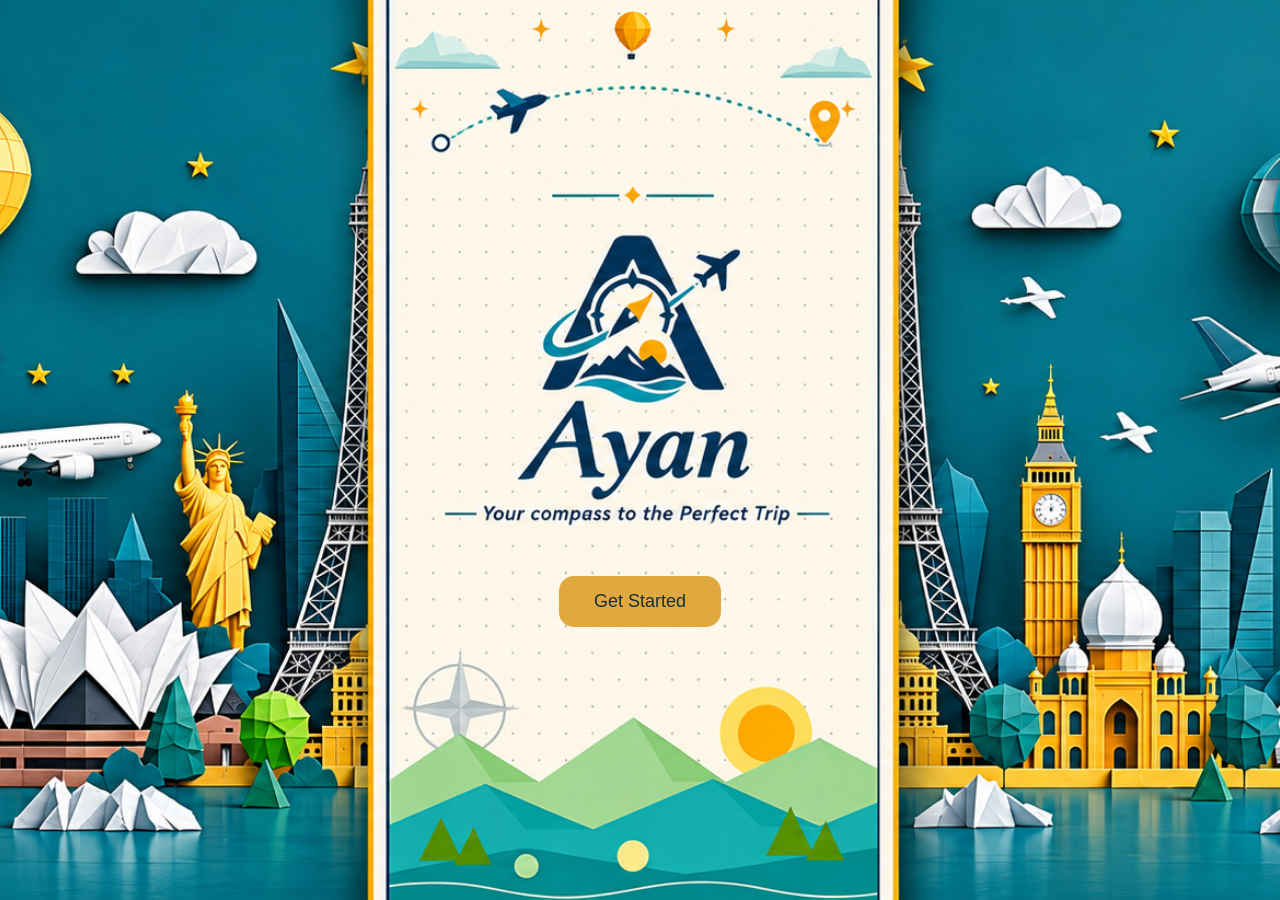
<file: frontend/index.html>
<!DOCTYPE html>
<html lang="en">

<head>
    <script src="planning-state.js"></script>
    <meta charset="UTF-8">
    <meta name="viewport" content="width=device-width, initial-scale=1.0">

    <meta name="description"
        content="Discover Varanasi your way. Choose your favourite places and create a personalized travel itinerary.">

    <title>Ayan | Your Compass to the Perfect Trip</title>

    <link rel="stylesheet" href="style.css">

</head>

<body class="home">
    <main class="home-hero">
        <img class="home-hero-image" src="images/ayan-home-hd.png"
            alt="Ayan — Your compass to the Perfect Trip, surrounded by paper-craft world landmarks, planes and hot-air balloons."
            width="1913" height="822" fetchpriority="high">
        <a href="destinations.html" class="get-started">Get Started</a>
    </main>
</body>

</html>
</file>
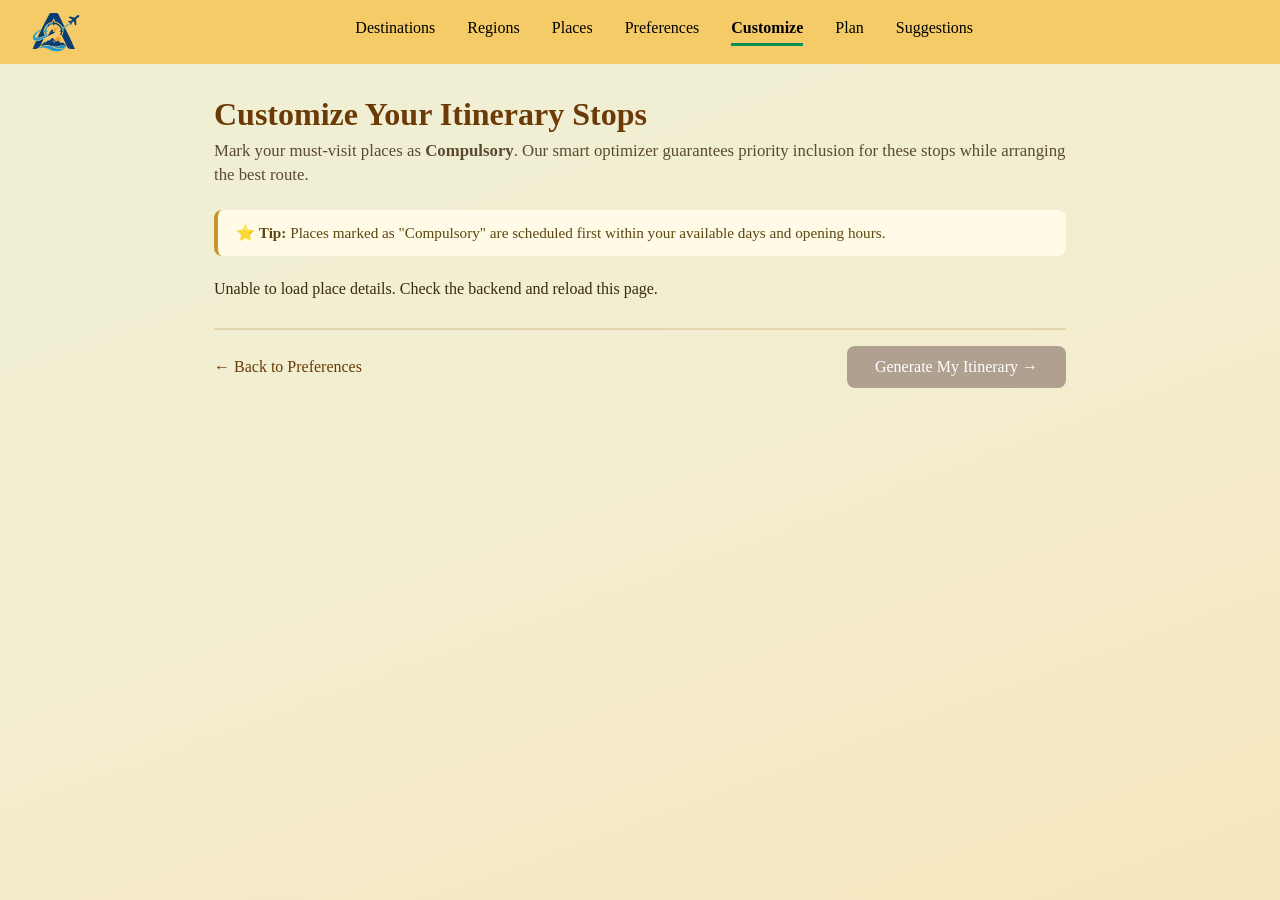
<file: frontend/customize.html>
<!DOCTYPE html>
<html lang="en">

<head>
    <script src="planning-state.js"></script>
    <meta charset="UTF-8">
    <meta name="viewport" content="width=device-width, initial-scale=1.0">
    <title>Ayan | Customize Places</title>
    <link rel="stylesheet" href="style.css">
    <script src="script.js" defer></script>
    <style>
        :root {
            --ink: #3a2a12;
            --brown: #6b3a06;
            --gold: #c8922a;
            --card: #fffdf6;
            --line: #e3d6ae;
        }

        * { box-sizing: border-box; margin: 0; padding: 0; }

        body {
            font-family: Georgia, "Times New Roman", serif;
            color: var(--ink);
            min-height: 100vh;
            background: linear-gradient(160deg, #eef0d6 0%, #f4edcf 55%, #f7e6bd 100%);
        }

        main {
            max-width: 900px;
            margin: 0 auto;
            padding: 32px 24px 60px;
        }

        h1 { font-size: 2rem; color: var(--brown); margin-bottom: 6px; }
        .sub { color: #5a4a30; font-size: 1.05rem; margin-bottom: 24px; line-height: 1.4; }

        .info-box {
            background: #fffbe6;
            border-left: 4px solid var(--gold);
            padding: 14px 18px;
            border-radius: 8px;
            margin-bottom: 24px;
            font-size: 0.95rem;
            color: #5c4510;
        }

        .list-container {
            display: flex;
            flex-direction: column;
            gap: 12px;
            margin-bottom: 30px;
        }

        .item-row {
            background: var(--card);
            border: 1px solid var(--line);
            border-radius: 10px;
            padding: 14px 18px;
            display: flex;
            justify-content: space-between;
            align-items: center;
            box-shadow: 0 2px 6px rgba(107, 58, 6, .06);
            transition: all 0.2s;
        }

        .item-row.compulsory {
            border-left: 6px solid #d97706;
            background: #fffcf0;
        }

        .item-info {
            flex: 1;
        }

        .item-name {
            font-size: 1.1rem;
            color: var(--brown);
            font-weight: 600;
        }

        .item-meta {
            font-size: 0.85rem;
            color: #7a6a4a;
            margin-top: 4px;
        }

        .item-actions {
            display: flex;
            align-items: center;
            gap: 12px;
        }

        .compulsory-btn {
            padding: 8px 14px;
            border-radius: 6px;
            border: 1.5px solid var(--gold);
            background: #fff;
            color: var(--brown);
            cursor: pointer;
            font-family: inherit;
            font-size: 0.85rem;
            transition: all 0.15s;
        }

        .compulsory-btn.active {
            background: #d97706;
            color: #fff;
            border-color: #b45309;
            font-weight: bold;
        }

        .remove-btn {
            background: none;
            border: none;
            color: #b91c1c;
            cursor: pointer;
            font-size: 1.1rem;
            padding: 6px;
        }

        .remove-btn:hover {
            color: #7f1d1d;
        }

        .bottom-actions {
            display: flex;
            justify-content: space-between;
            align-items: center;
            padding-top: 16px;
            border-top: 2px solid var(--line);
        }

        .back-btn {
            color: var(--brown);
            text-decoration: none;
            font-size: 1rem;
        }

        .next-btn {
            display: inline-block;
            padding: 12px 28px;
            background: #B45F06;
            color: #fff;
            text-decoration: none;
            border-radius: 8px;
            font-size: 16px;
            border: none;
            cursor: pointer;
            font-family: inherit;
        }

        .next-btn:hover { background: #7A3E00; }
        .next-btn:disabled { background: #b0a090; cursor: not-allowed; }

        .empty-msg {
            text-align: center;
            padding: 40px;
            color: #7a6a4a;
            font-size: 1.1rem;
            background: var(--card);
            border-radius: 10px;
            border: 2px dashed var(--line);
        }
    </style>
</head>

<body>
    <header id="topbar">
        <a href="index.html" class="logo">
            <img src="ayan_main.svg" alt="Ayan">
        </a>
        <nav id="menu"></nav>
    </header>

    <main>
        <h1>Customize Your Itinerary Stops</h1>
        <p class="sub">Mark your must-visit places as <strong>Compulsory</strong>. Our smart optimizer guarantees priority inclusion for these stops while arranging the best route.</p>

        <div class="info-box">
            ⭐ <strong>Tip:</strong> Places marked as "Compulsory" are scheduled first within your available days and opening hours.
        </div>

        <div id="listContainer" class="list-container">
            <div class="empty-msg">Loading selected attractions...</div>
        </div>

        <div class="bottom-actions">
            <a href="preferences.html" class="back-btn">&larr; Back to Preferences</a>
            <button id="planBtn" class="next-btn">Generate My Itinerary &rarr;</button>
        </div>
    </main>

    <script>
        const API = "http://127.0.0.1:5000";
        let selectedIds = [];
        let compulsorySet = new Set();
        let placesData = [];

        try {
            selectedIds = JSON.parse(localStorage.getItem("selected_places") || "[]").map(Number);
            const savedComp = JSON.parse(localStorage.getItem("compulsory_places") || "[]");
            if (Array.isArray(savedComp)) savedComp.forEach(id => selectedIds.includes(Number(id)) && compulsorySet.add(Number(id)));
        } catch (e) {}

        const container = document.getElementById("listContainer");
        const planBtn = document.getElementById("planBtn");

        function updateStorage() {
            try {
                localStorage.setItem("selected_places", JSON.stringify(selectedIds));
                localStorage.removeItem("trip_result");
                localStorage.setItem("compulsory_places", JSON.stringify(Array.from(compulsorySet)));
            } catch (e) {}
            planBtn.disabled = selectedIds.length === 0;
        }

        function renderList() {
            if (selectedIds.length === 0) {
                container.innerHTML = `
                    <div class="empty-msg">
                        No places are currently selected. <br><br>
                        <a href="places.html" style="color: var(--brown); font-weight: bold;">&larr; Go back to choose places</a>
                    </div>
                `;
                updateStorage();
                return;
            }

            const lookup = new Map(placesData.map(p => [Number(p.place_id), p]));

            container.innerHTML = selectedIds.map(id => {
                const p = lookup.get(id) || { place_name: `Place #${id}`, category: "Attraction", region_name: "" };
                const isComp = compulsorySet.has(id);
                return `
                    <div class="item-row ${isComp ? 'compulsory' : ''}" data-id="${id}">
                        <div class="item-info">
                            <div class="item-name">${p.place_name}</div>
                            <div class="item-meta">${p.region_name || 'Varanasi'} • ${p.category || 'Sight'}</div>
                        </div>
                        <div class="item-actions">
                            <button type="button" class="compulsory-btn ${isComp ? 'active' : ''}" data-id="${id}">
                                ${isComp ? '★ Compulsory' : '☆ Make Compulsory'}
                            </button>
                            <button type="button" class="remove-btn" data-id="${id}" title="Remove place">&times;</button>
                        </div>
                    </div>
                `;
            }).join("");

            // Compulsory toggle listeners
            container.querySelectorAll(".compulsory-btn").forEach(btn => {
                btn.addEventListener("click", () => {
                    const id = Number(btn.getAttribute("data-id"));
                    if (compulsorySet.has(id)) {
                        compulsorySet.delete(id);
                    } else {
                        compulsorySet.add(id);
                    }
                    updateStorage();
                    renderList();
                });
            });

            // Remove listeners
            container.querySelectorAll(".remove-btn").forEach(btn => {
                btn.addEventListener("click", () => {
                    const id = Number(btn.getAttribute("data-id"));
                    selectedIds = selectedIds.filter(x => x !== id);
                    compulsorySet.delete(id);
                    updateStorage();
                    renderList();
                });
            });

            updateStorage();
        }

        async function init() {
            try {
                const res = await fetch(`${API}/api/places`);
                const data = await res.json();
                if (!res.ok || !Array.isArray(data.places)) throw new Error(data.error || "Unable to load places.");
                placesData = data.places;
                selectedIds = selectedIds.filter(id => placesData.some(p => Number(p.place_id) === id));
                compulsorySet = new Set([...compulsorySet].filter(id => selectedIds.includes(id)));
            } catch (err) {
                container.textContent = "Unable to load place details. Check the backend and reload this page.";
                planBtn.disabled = true;
                return;
            }
            renderList();
        }

        planBtn.addEventListener("click", () => {
            if (selectedIds.length > 0) {
                location.href = "plan.html";
            }
        });

        init();
    </script>
</body>

</html>
</file>
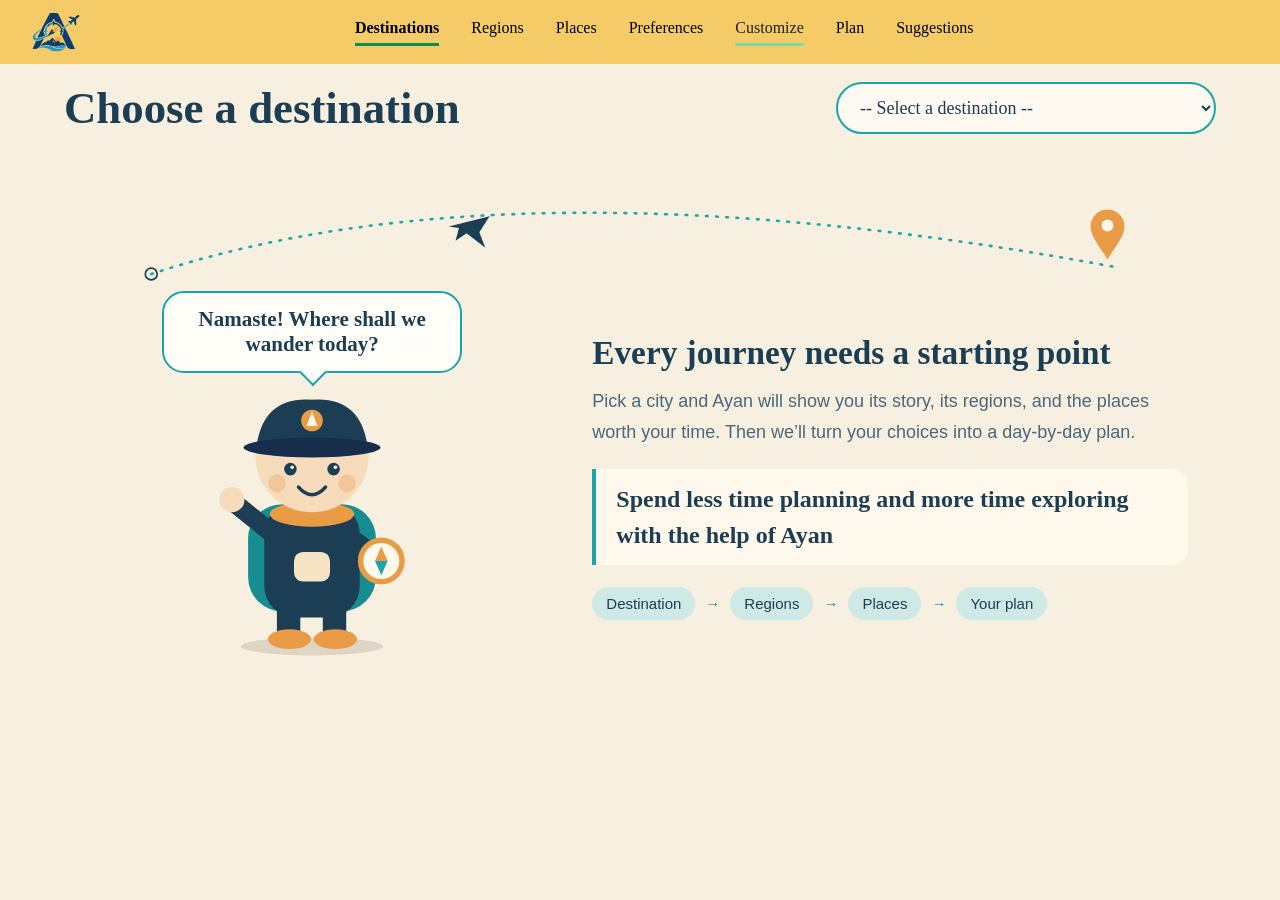
<file: frontend/destinations.html>
<!DOCTYPE html>
<html lang="en">
<head>
    <script src="planning-state.js"></script>
    <meta charset="UTF-8">
    <meta name="viewport" content="width=device-width, initial-scale=1.0">
    <title>Ayan | Your Compass to the Perfect Trip</title>
    <link rel="stylesheet" href="style.css">
    <script src="script.js" defer></script>
    <script src="destinations.js" defer></script>
    <style>
        * { box-sizing: border-box; }
        body { margin: 0; background: #FFF8E7; color: #3B2A1A; font-family: Georgia, serif; }
        main.dest-container { max-width: none; width: 100%; margin: 0; padding: 18px clamp(32px, 5vw, 96px) 20px; }
        .destination-heading { display: flex; align-items: center; justify-content: flex-start; gap: 24px; margin-bottom: 18px; }
        h1 { margin: 0; color: #7A3E00; font-size: 32px; }
        .destination-heading h1 { flex: 0 1 52%; padding-left: calc(max(0px, (100% - 1200px) / 2) + 21px); }
        .destination-picker { flex: 0 1 380px; }
        .destination-picker label { position: absolute; width: 1px; height: 1px; overflow: hidden; clip-path: inset(50%); }
        #destSelect { width: 380px; max-width: 100%; height: 52px; margin: 0; padding: 10px 18px; border: 2px solid #B45F06; border-radius: 8px; background: #FFF0C2; color: #3B2A1A; font: 18px Georgia, serif; text-align: left; cursor: pointer; }
        #destSelect:focus-visible, .next-btn:focus-visible { outline: 3px solid #0a8f55; outline-offset: 3px; }
        #destInfo { --photo-text-gap: 18px; width: 100%; max-width: 1200px; margin-inline: auto; display: grid; grid-template-columns: repeat(3, minmax(0, 1fr)); grid-template-rows: auto clamp(130px, 22vh, 190px) auto; gap: var(--photo-text-gap) 28px; align-items: center; }
        #destInfo.hidden { display: none; }
        .city { grid-column: 1 / 3; grid-row: 1; }
        .image-right { grid-column: 3; grid-row: 1 / 3; align-self: stretch; max-height: 272px; }
        .image-left { grid-column: 1; grid-row: 2; height: 100%; }
        .go { grid-column: 2; grid-row: 2; text-align: center; }
        .culture { grid-column: 1 / 3; grid-row: 3; }
        .arts { grid-column: 3; grid-row: 1 / 3; position: relative; top: calc(min(100%, 272px) + var(--photo-text-gap)); }
        .text-section { border-left: 3px solid #e8c27c; padding-left: 18px; }
        .text-section h2 { margin: 0 0 8px; color: #7A3E00; font-size: 22px; line-height: 1.2; }
        .culture, .arts { align-self: start; }
        .city p, .culture p { max-width: 32rem; }
        .text-section p { margin: 0; font-size: 16px; line-height: 1.5; text-align: left; }
        .picture { min-width: 0; min-height: 0; position: relative; overflow: hidden; border-radius: 12px; box-shadow: 0 4px 12px rgba(0,0,0,.2); }
        #destInfo .picture img { position: absolute; inset: 0; width: 100%; height: 100%; max-height: none; object-fit: cover; border-radius: 12px; }
        .next-btn { display: inline-block; padding: 12px 28px; background: #B45F06; color: #fff; text-decoration: none; border-radius: 8px; font-size: 16px; }
        .next-btn:hover { background: #7A3E00; }
        @media (min-width: 1000px) and (max-height: 800px) {
            main.dest-container { padding-top: 12px; padding-bottom: 12px; }
            .destination-heading { margin-bottom: 12px; }
            #destInfo { --photo-text-gap: 12px; column-gap: 24px; grid-template-rows: auto 130px auto; }
            .text-section p { font-size: 15px; line-height: 1.4; }
        }
        @media (max-width: 900px) {
            #topbar { flex-wrap: wrap; gap: 12px; }
            #menu { flex-wrap: wrap; gap: 12px 20px; }
            .destination-heading { flex-wrap: wrap; }
            .destination-heading h1 { flex-basis: 100%; }
            .destination-picker { max-width: 100%; }
            #destInfo { grid-template-columns: 1fr; grid-template-rows: none; }
            .city, .image-right, .image-left, .go, .culture, .arts { grid-column: 1; grid-row: auto; }
            .arts { top: auto; }
            .picture { height: 220px; }
            main.dest-container { padding: 18px 20px; }
        }
        body.choosing-destination { background: #f7efdf; }
        .choosing-destination .destination-heading { max-width: 1200px; margin: 0 auto 72px; justify-content: space-between; }
        .choosing-destination .destination-heading h1 { flex: 1; padding: 0; color: #1c3e54; font-size: clamp(30px, 3.5vw, 48px); }
        .choosing-destination #destSelect { border-color: #1aa6a7; border-radius: 30px; background: #fffaf1; color: #1c3e54; }
        .destination-welcome { max-width: 1200px; margin: 0 auto; color: #1c3e54; }
        .destination-welcome[hidden] { display: none; }
        .flight-path { width: 100%; height: 85px; display: block; }
        .welcome-content { display: grid; grid-template-columns: .85fr 1.15fr; gap: 60px; align-items: center; padding: 0 28px; }
        .welcome-guide { text-align: center; }
        .guide-greeting { position: relative; background: #fffdf8; border: 2px solid #1aa6a7; border-radius: 22px; padding: 14px 20px; max-width: 300px; margin: 0 auto 16px; font-size: 21px; font-weight: bold; }
        .guide-greeting::after { content: ''; position: absolute; width: 18px; height: 18px; background: #fffdf8; border-right: 2px solid #1aa6a7; border-bottom: 2px solid #1aa6a7; bottom: -11px; left: calc(50% - 9px); transform: rotate(45deg); }
        .guide-art { width: 220px; height: 270px; max-width: 100%; }
        .welcome-copy h2 { font-size: clamp(26px, 2.6vw, 36px); margin: 0 0 14px; }
        .welcome-copy p { font: 18px/1.7 Arial, sans-serif; color: #49697d; margin: 0 0 22px; }
        .welcome-copy .welcome-motto { color: #1c3e54; font: 600 24px/1.5 Georgia, serif; border-left: 4px solid #1aa6a7; padding: 12px 20px; background: #fff8ec; border-radius: 0 16px 16px 0; }
        .journey-steps { display: flex; align-items: center; flex-wrap: wrap; gap: 10px; font: 15px Arial, sans-serif; color: #168e91; }
        .journey-steps span { background: #cee9e6; color: #1c3e54; padding: 8px 14px; border-radius: 30px; }
        @media (max-width: 900px) {
            .welcome-content { grid-template-columns: 1fr; gap: 20px; padding: 0; }
            .guide-art { height: 200px; }
            .choosing-destination .destination-heading h1 { flex-basis: 100%; }
        }
    </style>
</head>
<body class="choosing-destination">
    <header id="topbar">
        <a href="index.html" class="logo"><img src="ayan_main.svg" alt="Ayan"></a>
        <nav id="menu" aria-label="Main"></nav>
    </header>
    <main class="dest-container">
        <div class="destination-heading">
            <h1 id="destName">Choose a destination</h1>
            <div class="destination-picker">
                <label for="destSelect">Choose a destination</label>
                <select id="destSelect">
                    <option value="">-- Select a destination --</option>
                    <option value="varanasi">Varanasi</option>
                </select>
            </div>
        </div>
        <section id="destinationWelcome" class="destination-welcome" aria-label="Start exploring with Ayan">
            <svg class="flight-path" viewBox="0 0 1200 100" aria-hidden="true">
                <path d="M25 80 Q450 -60 1160 72" fill="none" stroke="#1aa6a7" stroke-width="3" stroke-dasharray="2 10" stroke-linecap="round"/>
                <circle cx="25" cy="80" r="7" fill="none" stroke="#1c3e54" stroke-width="2"/>
                <path d="M375 24 l48 -12 -12 19 7 18 -22 -17 -13 9 4 -15z" fill="#1c3e54"/>
                <path d="M1150 63 C1144 52 1130 36 1130 24 A20 20 0 1 1 1170 24 C1170 36 1156 52 1150 63" fill="#e99b46"/><circle cx="1150" cy="23" r="7" fill="#fff8ec"/>
            </svg>
            <div class="welcome-content">
                <div class="welcome-guide">
                    <div class="guide-greeting">Namaste! Where shall we<br>wander today?</div>
                    <svg class="guide-art" viewBox="0 0 240 300" role="img" aria-label="A cheerful little travel guide wearing a backpack and holding a compass">
                        <ellipse cx="120" cy="286" rx="79" ry="10" fill="#ded5c4"/>
                        <rect x="49" y="128" width="142" height="119" rx="38" fill="#168e91"/>
                        <path d="M94 229v45 M145 229v45" stroke="#1c3e54" stroke-width="26" stroke-linecap="round"/>
                        <ellipse cx="95" cy="278" rx="24" ry="11" fill="#e99b46"/><ellipse cx="146" cy="278" rx="24" ry="11" fill="#e99b46"/>
                        <rect x="67" y="126" width="106" height="128" rx="35" fill="#1c3e54"/>
                        <path d="M80 164 L33 126 M163 165 L196 190" stroke="#1c3e54" stroke-width="21" stroke-linecap="round"/>
                        <circle cx="31" cy="123" r="14" fill="#f7dcbc"/>
                        <ellipse cx="120" cy="139" rx="47" ry="14" fill="#e99b46"/>
                        <circle cx="120" cy="74" r="63" fill="#f7dcbc"/>
                        <path d="M58 66 Q65 8 120 12 Q175 8 182 66" fill="#1c3e54"/>
                        <ellipse cx="120" cy="65" rx="76" ry="11" fill="#162e4c"/>
                        <circle cx="120" cy="35" r="12" fill="#e99b46"/><path d="M120 25l-6 16h12z" fill="#fff8ec"/>
                        <circle cx="96" cy="89" r="7" fill="#1c3e54"/><circle cx="144" cy="89" r="7" fill="#1c3e54"/>
                        <circle cx="98" cy="87" r="2" fill="white"/><circle cx="146" cy="87" r="2" fill="white"/>
                        <circle cx="81" cy="105" r="10" fill="#efc79a"/><circle cx="159" cy="105" r="10" fill="#efc79a"/>
                        <path d="M105 109 Q120 126 135 109" fill="none" stroke="#1c3e54" stroke-width="4" stroke-linecap="round"/>
                        <rect x="100" y="181" width="40" height="33" rx="10" fill="#f5e5c4"/>
                        <circle cx="197" cy="191" r="23" fill="#fff8ec" stroke="#e99b46" stroke-width="6"/>
                        <path d="M197 175l-7 16h14z" fill="#e99b46"/><path d="M197 207l-7 -16h14z" fill="#1aa6a7"/>
                    </svg>
                </div>
                <div class="welcome-copy">
                    <h2>Every journey needs a starting point</h2>
                    <p>Pick a city and Ayan will show you its story, its regions, and the places worth your time. Then we’ll turn your choices into a day-by-day plan.</p>
                    <p class="welcome-motto">Spend less time planning and more time exploring with the help of Ayan</p>
                    <div class="journey-steps" aria-label="Planning steps"><span>Destination</span> → <span>Regions</span> → <span>Places</span> → <span>Your plan</span></div>
                </div>
            </div>
        </section>
        <section id="destInfo" class="hidden" aria-labelledby="destName">
            <div class="text-section city"><h2>The City of Lights</h2><p id="cityText"></p></div>
            <div class="picture image-right"><img id="destImg" src="destinations_1.png" alt="Varanasi and the Ganges"></div>
            <div class="picture image-left"><img id="destImg2" src="destinations_2.png" alt="The ghats of Varanasi"></div>
            <div class="go"><a href="regions.html" class="next-btn">Explore Regions &rarr;</a></div>
            <div class="text-section culture"><h2>Culture and craft</h2><p id="cultureText"></p></div>
            <div class="text-section arts"><h2>Festivals and the arts</h2><p id="artsText"></p></div>
        </section>
    </main>
</body>
</html>
</file>
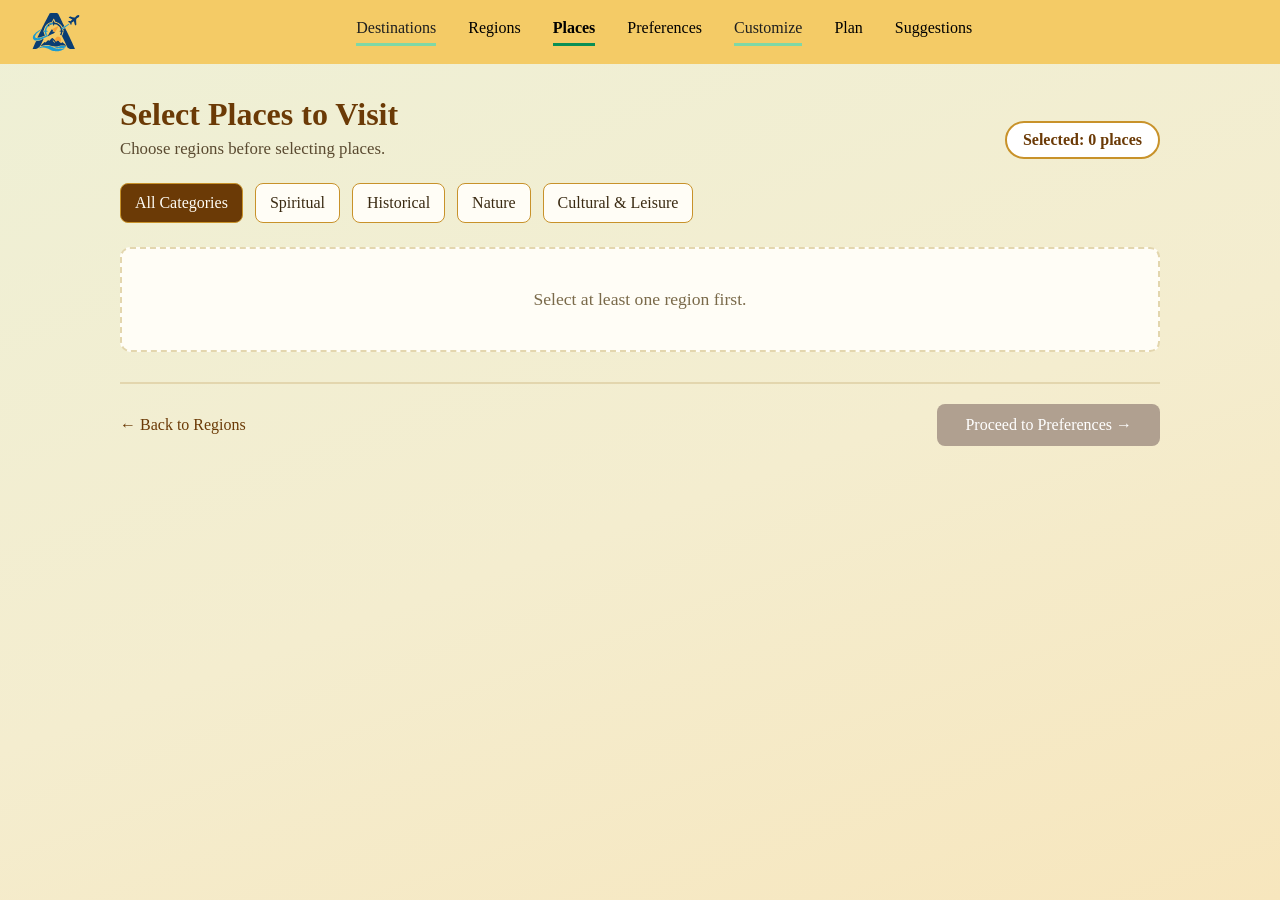
<file: frontend/places.html>
<!DOCTYPE html>
<html lang="en">

<head>
    <script src="planning-state.js"></script>
    <meta charset="UTF-8">
    <meta name="viewport" content="width=device-width, initial-scale=1.0">
    <title>Ayan | Choose Places</title>
    <link rel="stylesheet" href="style.css">
    <script src="script.js" defer></script>
    <style>
        :root {
            --ink: #3a2a12;
            --brown: #6b3a06;
            --gold: #c8922a;
            --card: #fffdf6;
            --line: #e3d6ae;
        }

        * { box-sizing: border-box; margin: 0; padding: 0; }

        body {
            font-family: Georgia, "Times New Roman", serif;
            color: var(--ink);
            min-height: 100vh;
            background: linear-gradient(160deg, #eef0d6 0%, #f4edcf 55%, #f7e6bd 100%);
        }

        main {
            max-width: 1100px;
            margin: 0 auto;
            padding: 32px 30px 60px;
        }

        .header-section {
            display: flex;
            justify-content: space-between;
            align-items: flex-end;
            margin-bottom: 24px;
            flex-wrap: wrap;
            gap: 16px;
        }

        h1 { font-size: 2rem; color: var(--brown); margin-bottom: 6px; }
        .sub { color: #5a4a30; font-size: 1.05rem; }
        .sub a { color: var(--brown); text-decoration: underline; margin-left: 8px; font-size: 0.95rem; }

        .counter-badge {
            background: #fff;
            border: 2px solid var(--gold);
            padding: 8px 16px;
            border-radius: 20px;
            font-weight: bold;
            color: var(--brown);
        }

        .filter-bar {
            display: flex;
            gap: 12px;
            margin-bottom: 24px;
            align-items: center;
        }

        .filter-bar { flex-wrap: wrap; }

        .category-button {
            padding: 10px 14px;
            font: inherit;
            border-radius: 8px;
            border: 1.5px solid var(--gold);
            background: var(--card);
            color: var(--ink);
        }

        .category-button { cursor: pointer; }
        .category-button[aria-pressed="true"] { background: var(--brown); color: var(--card); }
        .category-button:focus-visible { outline: 3px solid var(--gold); outline-offset: 3px; }

        .places-grid {
            display: grid;
            grid-template-columns: repeat(auto-fill, minmax(320px, 1fr));
            gap: 18px;
            margin-bottom: 30px;
        }

        .place-card {
            background: var(--card);
            border: 1px solid var(--line);
            border-left: 5px solid var(--gold);
            border-radius: 10px;
            padding: 16px;
            box-shadow: 0 2px 6px rgba(107, 58, 6, .08);
            display: flex;
            flex-direction: column;
            cursor: pointer;
            transition: transform 0.15s ease, box-shadow 0.15s ease;
        }

        .place-card:hover {
            transform: translateY(-2px);
            box-shadow: 0 4px 10px rgba(107, 58, 6, .14);
        }

        .place-card.selected {
            border-left-color: #2f8f3f;
            background: #fcfff8;
        }

        .card-top {
            display: flex;
            align-items: flex-start;
            gap: 12px;
            margin-bottom: 10px;
        }

        .card-top input[type="checkbox"] {
            margin-top: 4px;
            width: 18px;
            height: 18px;
            accent-color: #2f8f3f;
            cursor: pointer;
        }

        .place-title {
            font-size: 1.1rem;
            color: var(--brown);
            font-weight: 600;
            flex: 1;
        }

        .place-desc {
            font-size: 0.92rem;
            color: #4a3a20;
            line-height: 1.45;
            margin-bottom: 12px;
            flex: 1;
        }

        .card-meta {
            display: flex;
            justify-content: space-between;
            align-items: center;
            font-size: 0.82rem;
            color: #6a5a3a;
            border-top: 1px dashed var(--line);
            padding-top: 8px;
        }

        .tag {
            font-size: .72rem;
            text-transform: uppercase;
            letter-spacing: .05em;
            background: #f6e7b8;
            color: var(--brown);
            padding: 2px 8px;
            border-radius: 99px;
        }

        .bottom-actions {
            display: flex;
            justify-content: space-between;
            align-items: center;
            padding: 20px 0;
            border-top: 2px solid var(--line);
        }

        .back-btn {
            color: var(--brown);
            text-decoration: none;
            font-size: 1rem;
        }

        .next-btn {
            display: inline-block;
            padding: 12px 28px;
            background: #B45F06;
            color: #fff;
            text-decoration: none;
            border-radius: 8px;
            font-size: 16px;
            border: none;
            cursor: pointer;
            font-family: inherit;
        }

        .next-btn:hover { background: #7A3E00; }
        .next-btn:disabled { background: #b0a090; cursor: not-allowed; }

        .empty-msg {
            text-align: center;
            padding: 40px;
            color: #7a6a4a;
            font-size: 1.1rem;
            background: var(--card);
            border-radius: 10px;
            border: 2px dashed var(--line);
            grid-column: 1 / -1;
        }
        #photoViewer { margin: auto; width: 92vw; max-width: 1200px; max-height: 92vh; padding: 16px; border: 2px solid var(--gold); border-radius: 12px; background: var(--card); }
        #photoViewer::backdrop { background: rgba(0,0,0,.75); }
        .photo-controls { display: flex; gap: 12px; margin-bottom: 12px; }
        .photo-controls button { padding: 8px 16px; font: inherit; cursor: pointer; }
        #photoArea { overflow: auto; height: 70vh; }
        #fullPhoto { display: block; max-width: none; margin: auto; }
        .place-image img { cursor: zoom-in; }
    </style>
</head>

<body>
    <header id="topbar">
        <a href="index.html" class="logo">
            <img src="ayan_main.svg" alt="Ayan">
        </a>
        <nav id="menu"></nav>
    </header>

    <main>
        <div class="header-section">
            <div>
                <h1>Select Places to Visit</h1>
                <p id="subHeading" class="sub">Choose the attractions you want to explore during your trip.</p>
            </div>
            <div class="counter-badge" id="countBadge">Selected: 0 places</div>
        </div>

        <div id="categoryFilter" class="filter-bar" role="group" aria-label="Filter by category">
            <button type="button" class="category-button" data-category="" aria-pressed="true">All Categories</button>
            <button type="button" class="category-button" data-category="spiritual" aria-pressed="false">Spiritual</button>
            <button type="button" class="category-button" data-category="historical" aria-pressed="false">Historical</button>
            <button type="button" class="category-button" data-category="nature" aria-pressed="false">Nature</button>
            <button type="button" class="category-button" data-category="cultural &amp; leisure" aria-pressed="false">Cultural &amp; Leisure</button>
        </div>

        <div id="placesGrid" class="places-grid">
            <div class="empty-msg">Loading attractions...</div>
        </div>

        <div class="bottom-actions">
            <a href="regions.html" class="back-btn">&larr; Back to Regions</a>
            <button id="nextBtn" class="next-btn" disabled>Proceed to Preferences &rarr;</button>
        </div>
    </main>

    <dialog id="photoViewer" aria-label="Full place photo">
        <div class="photo-controls">
            <button id="zoomOut" type="button" aria-label="Zoom out">−</button>
            <button id="zoomIn" type="button" aria-label="Zoom in">+</button>
            <button id="closePhoto" type="button">Close</button>
        </div>
        <div id="photoArea"><img id="fullPhoto" alt=""></div>
    </dialog>
    <script>
        const API = "http://127.0.0.1:5000";
        let allPlaces = [];
        let selectedIds = new Set();

        let selectedRegions = [];
        try { selectedRegions = JSON.parse(localStorage.getItem("selectedRegions") || "[]"); } catch (e) {}
        const esc = value => String(value ?? "").replace(/[&<>"']/g, c => ({"&":"&amp;","<":"&lt;",">":"&gt;",'"':"&quot;","'":"&#39;"}[c]));
        const categoryKey = value => String(value || "").trim().toLowerCase();
        document.getElementById("subHeading").textContent = selectedRegions.length
            ? "Showing attractions in " + selectedRegions.join(", ")
            : "Choose regions before selecting places.";

        // Restore saved selections
        try {
            const saved = JSON.parse(localStorage.getItem("selected_places") || "[]");
            if (Array.isArray(saved)) saved.forEach(id => selectedIds.add(Number(id)));
        } catch (e) {}

        const grid = document.getElementById("placesGrid");
        const badge = document.getElementById("countBadge");
        const nextBtn = document.getElementById("nextBtn");
        const categoryFilter = document.getElementById("categoryFilter");

        const activeCategories = new Set();
        categoryFilter.addEventListener("click", event => {
            const button = event.target.closest("button[data-category]");
            if (!button) return;
            const category = button.dataset.category;
            if (!category) {
                activeCategories.clear();
            } else if (activeCategories.has(category)) {
                activeCategories.delete(category);
            } else {
                activeCategories.add(category);
            }
            categoryFilter.querySelectorAll("button").forEach(item => {
                const key = item.dataset.category;
                item.setAttribute("aria-pressed", String(key ? activeCategories.has(key) : activeCategories.size === 0));
            });
            renderPlaces();
        });

        function updateUI() {
            badge.textContent = `Selected: ${selectedIds.size} places`;
            nextBtn.disabled = selectedIds.size === 0;
            try {
                localStorage.setItem("selected_places", JSON.stringify(Array.from(selectedIds)));
                const compulsory = JSON.parse(localStorage.getItem("compulsory_places") || "[]");
                localStorage.setItem("compulsory_places", JSON.stringify(compulsory.filter(id => selectedIds.has(Number(id)))));
                const details = Object.fromEntries(allPlaces.filter(p => selectedIds.has(Number(p.place_id))).map(p => [p.place_id, p]));
                sessionStorage.setItem("ayan_selected_places", JSON.stringify(details));
                localStorage.removeItem("trip_result");
            } catch (e) {}
        }

        const photoViewer = document.getElementById("photoViewer");
        const fullPhoto = document.getElementById("fullPhoto");
        const photoArea = document.getElementById("photoArea");
        let photoWidth = 0;
        function zoomPhoto(factor) {
            photoWidth = Math.max(50, Math.min(fullPhoto.naturalWidth * 4, photoWidth * factor));
            fullPhoto.style.width = photoWidth + "px";
        }
        document.getElementById("zoomIn").onclick = () => zoomPhoto(1.25);
        document.getElementById("zoomOut").onclick = () => zoomPhoto(0.8);
        document.getElementById("closePhoto").onclick = () => photoViewer.close();
        fullPhoto.onload = () => {
            photoWidth = Math.min(fullPhoto.naturalWidth, photoArea.clientWidth,
                photoArea.clientHeight * fullPhoto.naturalWidth / fullPhoto.naturalHeight);
            fullPhoto.style.width = photoWidth + "px";
            photoArea.scrollTo(0, 0);
        };

        function renderPlaces() {
            const filtered = allPlaces.filter(p => {
                if (activeCategories.size && !activeCategories.has(categoryKey(p.category))) return false;
                return true;
            });

            if (filtered.length === 0) {
                grid.innerHTML = '<div class="empty-msg">No places found matching this category.</div>';
                return;
            }

            grid.innerHTML = filtered.map(p => {
                const isSelected = selectedIds.has(Number(p.place_id));
                const feeText = Number(p.entry_fee) > 0 ? `₹${p.entry_fee}` : "Free";
                const durText = p.visit_duration_minutes ? `${p.visit_duration_minutes} mins` : "Flexible";
                return `
                    <div class="place-card ${isSelected ? 'selected' : ''}" data-id="${p.place_id}">
                        <div class="place-image" style="height:160px; overflow:hidden; margin-bottom:12px; display:flex; align-items:center; justify-content:center; background:#f6e7b8;">
                            <span>Image unavailable</span>
                            ${p.image_url ? `<img src="${API}/api/images/places/${encodeURIComponent(p.image_url)}" alt="${esc(p.place_name)}" style="width:100%;height:100%;object-fit:cover;" loading="lazy">` : ''}
                        </div>
                        <div class="card-top">
                            <input type="checkbox" data-id="${p.place_id}" ${isSelected ? 'checked' : ''}>
                            <div class="place-title">${esc(p.place_name)}</div>
                        </div>
                        <div class="place-desc">${esc(p.speciality_description || 'No description available.')}</div>
                        <div class="card-meta">
                            <span class="tag">${esc(p.category || 'General')}</span>
                            <span>⏱ ${durText} • 🏷 ${feeText}</span>
                        </div>
                    </div>
                `;
            }).join("");

            grid.querySelectorAll(".place-image img").forEach(img => {
                img.previousElementSibling.hidden = true;
                img.tabIndex = 0;
                img.setAttribute("role", "button");
                img.setAttribute("aria-label", "Open full photo: " + img.alt);
                function openPhoto(event) {
                    event.stopPropagation();
                    photoViewer.showModal();
                    fullPhoto.alt = img.alt;
                    fullPhoto.src = img.src;
                }
                img.addEventListener("click", openPhoto);
                img.addEventListener("keydown", event => {
                    if (event.key === "Enter" || event.key === " ") {
                        event.preventDefault();
                        openPhoto(event);
                    }
                });
                img.addEventListener("error", () => {
                    img.previousElementSibling.hidden = false;
                    img.remove();
                });
            });
            // Click listeners
            grid.querySelectorAll(".place-card").forEach(card => {
                const id = Number(card.getAttribute("data-id"));
                const cb = card.querySelector("input[type='checkbox']");

                card.addEventListener("click", (e) => {
                    if (e.target.tagName !== "INPUT") {
                        cb.checked = !cb.checked;
                    }
                    if (cb.checked) {
                        selectedIds.add(id);
                        card.classList.add("selected");
                    } else {
                        selectedIds.delete(id);
                        card.classList.remove("selected");
                    }
                    updateUI();
                });
            });
        }

        async function loadPlaces() {
            try {
                if (!selectedRegions.length) {
                    grid.innerHTML = '<div class="empty-msg">Select at least one region first.</div>';
                    return;
                }
                const query = new URLSearchParams();
                selectedRegions.forEach(name => query.append("region", name));
                const url = API + "/api/places?" + query;
                const res = await fetch(url);
                if (!res.ok) throw new Error("Status " + res.status);
                const data = await res.json();
                if (data.success === false || !Array.isArray(data.places)) throw new Error(data.error || "Invalid places response");
                allPlaces = data.places;
                const available = new Set(allPlaces.map(p => Number(p.place_id)));
                selectedIds = new Set([...selectedIds].filter(id => available.has(id)));

                renderPlaces();
                updateUI();
            } catch (err) {
                console.error(err);
                grid.innerHTML = '<div class="empty-msg">Unable to connect to the backend server. Please verify the Flask server is running at http://127.0.0.1:5000.</div>';
            }
        }

        nextBtn.addEventListener("click", () => {
            if (selectedIds.size > 0) {
                location.href = "preferences.html";
            }
        });

        loadPlaces();
    </script>
</body>

</html>
</file>
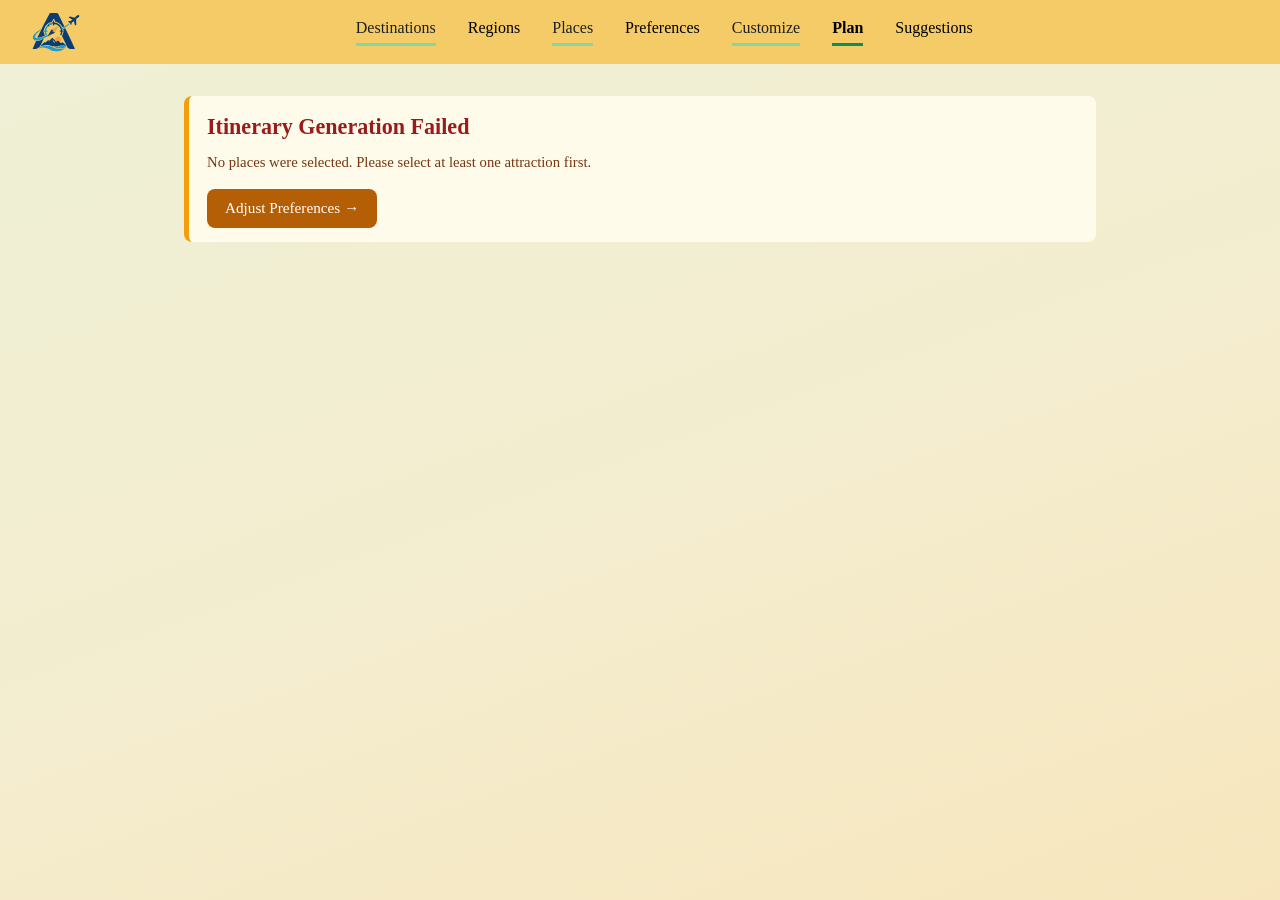
<file: frontend/plan.html>
<!DOCTYPE html>
<html lang="en">

<head>
    <script src="planning-state.js"></script>
    <meta charset="UTF-8">
    <meta name="viewport" content="width=device-width, initial-scale=1.0">
    <title>Ayan | Generated Itinerary</title>
    <link rel="stylesheet" href="style.css">
    <script src="script.js" defer></script>
    <style>
        :root {
            --ink: #3a2a12;
            --brown: #6b3a06;
            --gold: #c8922a;
            --card: #fffdf6;
            --line: #e3d6ae;
        }

        * { box-sizing: border-box; margin: 0; padding: 0; }

        body {
            font-family: Georgia, "Times New Roman", serif;
            color: var(--ink);
            min-height: 100vh;
            background: linear-gradient(160deg, #eef0d6 0%, #f4edcf 55%, #f7e6bd 100%);
        }

        main {
            max-width: 960px;
            margin: 0 auto;
            padding: 32px 24px 60px;
        }

        h1 { font-size: 2rem; color: var(--brown); margin-bottom: 6px; }
        .sub { color: #5a4a30; font-size: 1.05rem; margin-bottom: 24px; }

        .summary-card {
            background: var(--card);
            border: 2px solid var(--gold);
            border-radius: 12px;
            padding: 20px 24px;
            margin-bottom: 24px;
            display: grid;
            grid-template-columns: repeat(3, minmax(0, 1fr));
            gap: 16px;
            box-shadow: 0 4px 12px rgba(107, 58, 6, .08);
        }

        .summary-stat {
            display: flex;
            flex-direction: column;
        }

        .spend-card { grid-template-columns: repeat(4, minmax(0, 1fr)); }
        .spend-title, .spend-note { grid-column: 1 / -1; }
        .spend-title { font-size: 1.2rem; color: var(--brown); }
        .spend-note { color: #7a6a4a; font-size: .9rem; }
        @media (max-width: 600px) {
            .summary-card { padding: 16px; gap: 12px; }
            .stat-val { font-size: 1.1rem; overflow-wrap: anywhere; }
            .stat-label { font-size: .72rem; }
            .spend-card { grid-template-columns: repeat(2, minmax(0, 1fr)); }
        }

        .stat-label {
            font-size: 0.85rem;
            color: #7a6a4a;
            text-transform: uppercase;
            letter-spacing: 0.05em;
        }

        .stat-val {
            font-size: 1.4rem;
            color: var(--brown);
            font-weight: bold;
            margin-top: 4px;
        }

        .alert-box {
            background: #fffbeb;
            border-left: 5px solid #f59e0b;
            padding: 14px 18px;
            border-radius: 8px;
            margin-bottom: 24px;
            font-size: 0.92rem;
            color: #78350f;
            line-height: 1.5;
        }

        .alert-box ul {
            margin-top: 6px;
            padding-left: 20px;
        }

        .day-block {
            background: #f3e6cc;
            border: 1px solid var(--line);
            border-radius: 12px;
            padding: 24px;
            margin-bottom: 24px;
            box-shadow: 0 2px 8px rgba(107, 58, 6, .06);
        }

        .day-header {
            display: flex;
            justify-content: space-between;
            align-items: baseline;
            border-bottom: 2px solid var(--line);
            padding-bottom: 10px;
            margin-bottom: 20px;
        }

        .day-title {
            font-size: 1.3rem;
            color: var(--brown);
            font-weight: bold;
        }

        .day-meta {
            font-size: 0.9rem;
            color: #7a6a4a;
        }

        .day-route { display: flex; align-items: flex-start; overflow-x: auto; padding: 14px 2px 48px; }
        .stop-item { position: relative; flex: 0 0 250px; padding: 22px 18px 18px; border: 1px solid var(--line); border-radius: 16px; background: #e9f1e3; }
        .stop-item.lower { margin-top: 36px; }
        .stop-number { position: absolute; top: -12px; left: 16px; border-radius: 50%; background: #B45F06; color: #fff; width: 26px; height: 26px; text-align: center; line-height: 26px; }
        .route-link { flex: 0 0 88px; position: relative; margin-top: 55px; color: var(--brown); }
        .route-link svg { display: block; width: 88px; height: 76px; overflow: visible; }
        .route-link span { display: block; text-align: center; font-size: .8rem; color: #7a6a4a; }
        .day-header { flex-wrap: wrap; gap: 12px; }
        .stop-details { border-top: 1px dashed var(--line); padding-top: 10px; }
        .stop-time {
            font-size: 0.88rem;
            font-weight: bold;
            color: #d97706;
            margin-bottom: 2px;
        }

        .stop-name {
            font-size: 1.1rem;
            color: var(--brown);
            font-weight: 600;
        }

        .stop-details {
            font-size: 0.88rem;
            color: #5a4a30;
            margin-top: 4px;
            line-height: 1.4;
        }

        .travel-leg {
            font-size: 0.82rem;
            color: #7a6a4a;
            background: #fdf6e2;
            padding: 4px 10px;
            border-radius: 6px;
            display: inline-block;
            margin: 6px 0 10px -10px;
        }

        .excluded-card {
            background: #fff8f8;
            border-left: 5px solid #ef4444;
            padding: 16px 20px;
            border-radius: 8px;
            margin-bottom: 24px;
            font-size: 0.92rem;
        }

        .excluded-card h3 {
            color: #991b1b;
            font-size: 1.05rem;
            margin-bottom: 8px;
        }

        .bottom-actions {
            display: flex;
            justify-content: space-between;
            align-items: center;
            padding-top: 16px;
            border-top: 2px solid var(--line);
        }

        .back-btn {
            color: var(--brown);
            text-decoration: none;
            font-size: 1rem;
        }

        .next-btn {
            display: inline-block;
            padding: 12px 28px;
            background: #B45F06;
            color: #fff;
            text-decoration: none;
            border-radius: 8px;
            font-size: 16px;
            border: none;
            cursor: pointer;
            font-family: inherit;
        }

        .next-btn:hover { background: #7A3E00; }

        .spinner-container {
            text-align: center;
            padding: 60px 20px;
            color: var(--brown);
        }

        .spinner {
            width: 48px;
            height: 48px;
            border: 5px solid #f4edcf;
            border-top: 5px solid var(--gold);
            border-radius: 50%;
            animation: spin 1s linear infinite;
            margin: 0 auto 16px;
        }

        @keyframes spin {
            0% { transform: rotate(0deg); }
            100% { transform: rotate(360deg); }
        }
    </style>
</head>

<body>
    <header id="topbar">
        <a href="index.html" class="logo">
            <img src="ayan_main.svg" alt="Ayan">
        </a>
        <nav id="menu"></nav>
    </header>

    <main id="mainContainer">
        <div id="loading" class="spinner-container">
            <div class="spinner"></div>
            <h2>Calculating Optimal Varanasi Itinerary...</h2>
            <p>Evaluating opening hours, travel distances, and budget constraints.</p>
        </div>

        <div id="content" style="display: none;">
            <div style="display: flex; justify-content: space-between; align-items: flex-end; margin-bottom: 20px;">
                <div>
                    <h1>Your Personalized Itinerary</h1>
                    <p class="sub">Optimized for minimal travel time and smooth scheduling across Varanasi.</p>
                </div>
            </div>

            <!-- Stats -->
            <div class="summary-card" id="summaryCard"></div>
            <section class="summary-card spend-card" id="spendCard" aria-labelledby="spendTitle"></section>


            <!-- Daily Itinerary -->
            <div id="daysList"></div>

            <!-- Excluded Places -->
            <div id="excludedBox" class="excluded-card" style="display: none;"></div>

            <div class="bottom-actions">
                <a href="customize.html" class="back-btn">&larr; Back to Customize</a>
                <a href="suggestions.html" class="next-btn">View Hotel & Food Suggestions &rarr;</a>
            </div>
        </div>

        <div id="errorState" style="display: none;" class="alert-box">
            <h2 style="color: #991b1b; margin-bottom: 8px;">Itinerary Generation Failed</h2>
            <p id="errorMsg"></p>
            <div style="margin-top: 16px;">
                <a href="preferences.html" class="next-btn" style="padding: 8px 18px; font-size: 0.95rem;">Adjust Preferences &rarr;</a>
            </div>
        </div>
    </main>

    <script>
        const API = "http://127.0.0.1:5000";

        async function generatePlan() {
            const loading = document.getElementById("loading");
            const content = document.getElementById("content");
            const errBox = document.getElementById("errorState");
            const errMsg = document.getElementById("errorMsg");

            localStorage.removeItem("trip_result");
            loading.style.display = "block";
            content.style.display = "none";
            errBox.style.display = "none";

            let selectedIds = [];
            let compulsoryIds = [];
            let prefs = {};

            try {
                selectedIds = JSON.parse(localStorage.getItem("selected_places") || "[]").map(Number);
                compulsoryIds = JSON.parse(localStorage.getItem("compulsory_places") || "[]").map(Number);
                prefs = JSON.parse(localStorage.getItem("trip_preferences") || "{}");
            } catch (e) {}

            compulsoryIds = compulsoryIds.filter(id => selectedIds.includes(id));
            if (selectedIds.length === 0) {
                loading.style.display = "none";
                errBox.style.display = "block";
                errMsg.textContent = "No places were selected. Please select at least one attraction first.";
                return;
            }

            const payload = {
                days: prefs.days || 2,
                hours_per_day: prefs.hours_per_day || 8,
                budget: prefs.budget !== undefined ? prefs.budget : 10000,
                travelers: prefs.travelers || 1,
                transport: prefs.transport || "own_vehicle",
                travel_pace: prefs.travel_pace || "normal",
                food_preference: prefs.food_preference || "any",
                food_budget: prefs.food_budget || "standard",
                stay_preference: prefs.stay_preference || "none",
                start: prefs.start || "",
                end: prefs.end || "",
                start_time: prefs.start_time || "09:00",
                start_date: prefs.start_date || null,
                selected_places: selectedIds,
                compulsory_places: compulsoryIds
            };

            try {
                const res = await fetch(`${API}/api/trip`, {
                    method: "POST",
                    headers: { "Content-Type": "application/json" },
                    body: JSON.stringify(payload)
                });

                const data = await res.json();
                if (!res.ok || data.success === false) {
                    throw new Error([data.error, ...(data.details || [])].filter(Boolean).join(" ") || "Failed to plan trip");
                }

                localStorage.setItem("trip_result", JSON.stringify(data));
                renderResult(data);
                loading.style.display = "none";
                content.style.display = "block";
            } catch (err) {
                console.error(err);
                loading.style.display = "none";
                errBox.style.display = "block";
                errMsg.textContent = err.message || "An unexpected error occurred.";
            }
        }

        function renderResult(data) {
            const summary = document.getElementById("summaryCard");
            const daysList = document.getElementById("daysList");
            const excludedBox = document.getElementById("excludedBox");

            // 1. Stats
            const totalStops = (data.itinerary_by_day || []).reduce((acc, d) => acc + (d.stops || []).length, 0);
            const costs = data.cost_breakdown || {};
            const money = value => "₹" + Number(value || 0).toLocaleString("en-IN", { maximumFractionDigits: 2 });
            const totalKm = data.total_distance_km || 0;

            summary.innerHTML = `
                <div class="summary-stat">
                    <span class="stat-label">Total Duration</span>
                    <span class="stat-val">${data.itinerary_by_day ? data.itinerary_by_day.length : 0} Days</span>
                </div>
                <div class="summary-stat">
                    <span class="stat-label">Scheduled Stops</span>
                    <span class="stat-val">${totalStops} Attractions</span>
                </div>
                <div class="summary-stat">
                    <span class="stat-label">Total Distance</span>
                    <span class="stat-val">${totalKm ? totalKm + " km" : "Optimized"}</span>
                </div>
            `;

            document.getElementById("spendCard").innerHTML = `
                <h2 class="spend-title" id="spendTitle">Estimated Spend</h2>
                <div class="summary-stat"><span class="stat-label">Transport</span><span class="stat-val">${money(costs.fuel?.amount)}</span></div>
                <div class="summary-stat"><span class="stat-label">Food</span><span class="stat-val">${money(costs.food?.amount)}</span></div>
                <div class="summary-stat"><span class="stat-label">Stay</span><span class="stat-val">${money(costs.accommodation?.amount)}</span></div>
                <div class="summary-stat"><span class="stat-label">Total Estimated Spend</span><span class="stat-val">${money(costs.total)}</span></div>
                ${costs.entry_fees?.amount ? `<p class="spend-note">Total also includes ${money(costs.entry_fees.amount)} in attraction entry fees.</p>` : ""}
            `;

            // 3. Days
            if (!data.itinerary_by_day || data.itinerary_by_day.length === 0) {
                daysList.innerHTML = `<div class="day-block">No stops could be scheduled within your given time/budget constraints.</div>`;
            } else {
                daysList.innerHTML = data.itinerary_by_day.map(d => {
                    const stops = d.stops || [];
                    const stopsHtml = stops.map((s, idx) => {
                        const travelMin = s.travel_duration_minutes || s.travel_minutes;
                        const legHtml = idx > 0 ? `<div class="route-link">
                            <svg viewBox="0 0 88 76" aria-hidden="true"><path d="${idx % 2 ? 'M0 12 C30 12 58 48 88 48' : 'M0 48 C30 48 58 12 88 12'}" fill="none" stroke="currentColor" stroke-width="2" stroke-dasharray="2 5" stroke-linecap="round"/>
                                <g transform="translate(27 17) rotate(${idx % 2 ? 15 : -15} 17 13)">
                                    <path d="M3 12 L8 4 Q9 2 12 2 H22 Q25 2 27 5 L31 12 Z" fill="#d9822b" stroke="#6b3a06" stroke-width="1"/>
                                    <path d="M10 5 H16 V11 H7 Z M19 5 H22 Q24 5 26 11 H19 Z" fill="#e9f1e3"/>
                                    <rect x="0" y="11" width="35" height="12" rx="5" fill="#f2b544" stroke="#6b3a06" stroke-width="1"/>
                                    <rect x="30" y="14" width="4" height="3" rx="1" fill="#fff8ec"/>
                                    <circle cx="8" cy="23" r="5" fill="#6b3a06"/><circle cx="27" cy="23" r="5" fill="#6b3a06"/>
                                    <circle cx="8" cy="23" r="2" fill="#f3e6cc"/><circle cx="27" cy="23" r="2" fill="#f3e6cc"/>
                                </g>
                            </svg>
                            <span>${travelMin != null ? '~' + Math.round(travelMin) + ' min' : ''}</span></div>` : "";
                        const cost = s.estimated_cost !== undefined ? ` • 🏷 ₹${s.estimated_cost}` : "";
                        return `
                            ${legHtml}
                            <div class="stop-item ${idx % 2 ? 'lower' : ''}">
                                <span class="stop-number">${idx + 1}</span>
                                <div class="stop-time">${s.visit_start_time || s.arrival_time || s.arrive || ''} - ${s.departure_time || s.leave || ''}</div>
                                <div class="stop-name">${s.place_name || s.name || 'Attraction'}</div>
                                <div class="stop-details">
                                    ⏱ Stay: ${s.visit_duration_minutes ?? s.duration_minutes ?? "Unknown"} mins${cost}
                                </div>
                            </div>
                        `;
                    }).join("");

                    return `
                        <div class="day-block">
                            <div class="day-header">
                                <span class="day-title">Day ${d.day || d.day_number || 1} ${d.date ? '(' + d.date + ')' : ''}</span>
                                <span class="day-meta">${stops.length} Stops • Daily Travel: ~${Math.round(d.total_distance_km || 0)} km</span>
                            </div>
                            <div class="day-route" tabindex="0" aria-label="Places in visit order; scroll horizontally for more">
                                ${stopsHtml || '<p>No stops scheduled for this day.</p>'}
                            </div>
                        </div>
                    `;
                }).join("");
            }

            // 4. Merge exclusion reasons and compulsory-place advisories once.
            const unscheduled = new Map();
            const compulsoryIds = new Set((data.compulsory_places || []).map(String));
            for (const [places, isConflict] of [[data.excluded_places || [], false], [data.conflicts || [], true]]) {
                for (const place of places) {
                    const id = place.place_id ?? place.id;
                    const name = place.place_name || place.name || `Place #${id}`;
                    const key = id != null ? String(id) : name;
                    const entry = unscheduled.get(key) || { name, compulsory: false, reasons: new Set(), suggestions: new Set() };
                    entry.compulsory ||= isConflict || Boolean(place.compulsory) || compulsoryIds.has(String(id));
                    for (const reason of [place.reason, ...(place.reasons || [])].filter(Boolean)) entry.reasons.add(reason);
                    for (const suggestion of place.suggestions || []) entry.suggestions.add(suggestion);
                    unscheduled.set(key, entry);
                }
            }
            excludedBox.replaceChildren();
            excludedBox.style.display = unscheduled.size ? "block" : "none";
            if (unscheduled.size) {
                const title = document.createElement("h3");
                title.textContent = `Unscheduled Places (${unscheduled.size})`;
                excludedBox.append(title);
                for (const compulsory of [true, false]) {
                    const places = [...unscheduled.values()].filter(place => place.compulsory === compulsory);
                    if (!places.length) continue;
                    const heading = document.createElement("h4");
                    heading.textContent = compulsory ? "Compulsory places" : "Other places";
                    const list = document.createElement("ul");
                    for (const place of places) {
                        const item = document.createElement("li");
                        const name = document.createElement("strong");
                        name.textContent = `${place.name}: `;
                        item.append(name, [...place.reasons].join("; ") || "Time / budget limit exceeded");
                        if (place.suggestions.size) {
                            const tips = document.createElement("ul");
                            for (const suggestion of place.suggestions) {
                                const tip = document.createElement("li");
                                tip.textContent = suggestion;
                                tips.append(tip);
                            }
                            item.append(tips);
                        }
                        list.append(item);
                    }
                    excludedBox.append(heading, list);
                }
            }
        }


        generatePlan();
    </script>
</body>

</html>
</file>
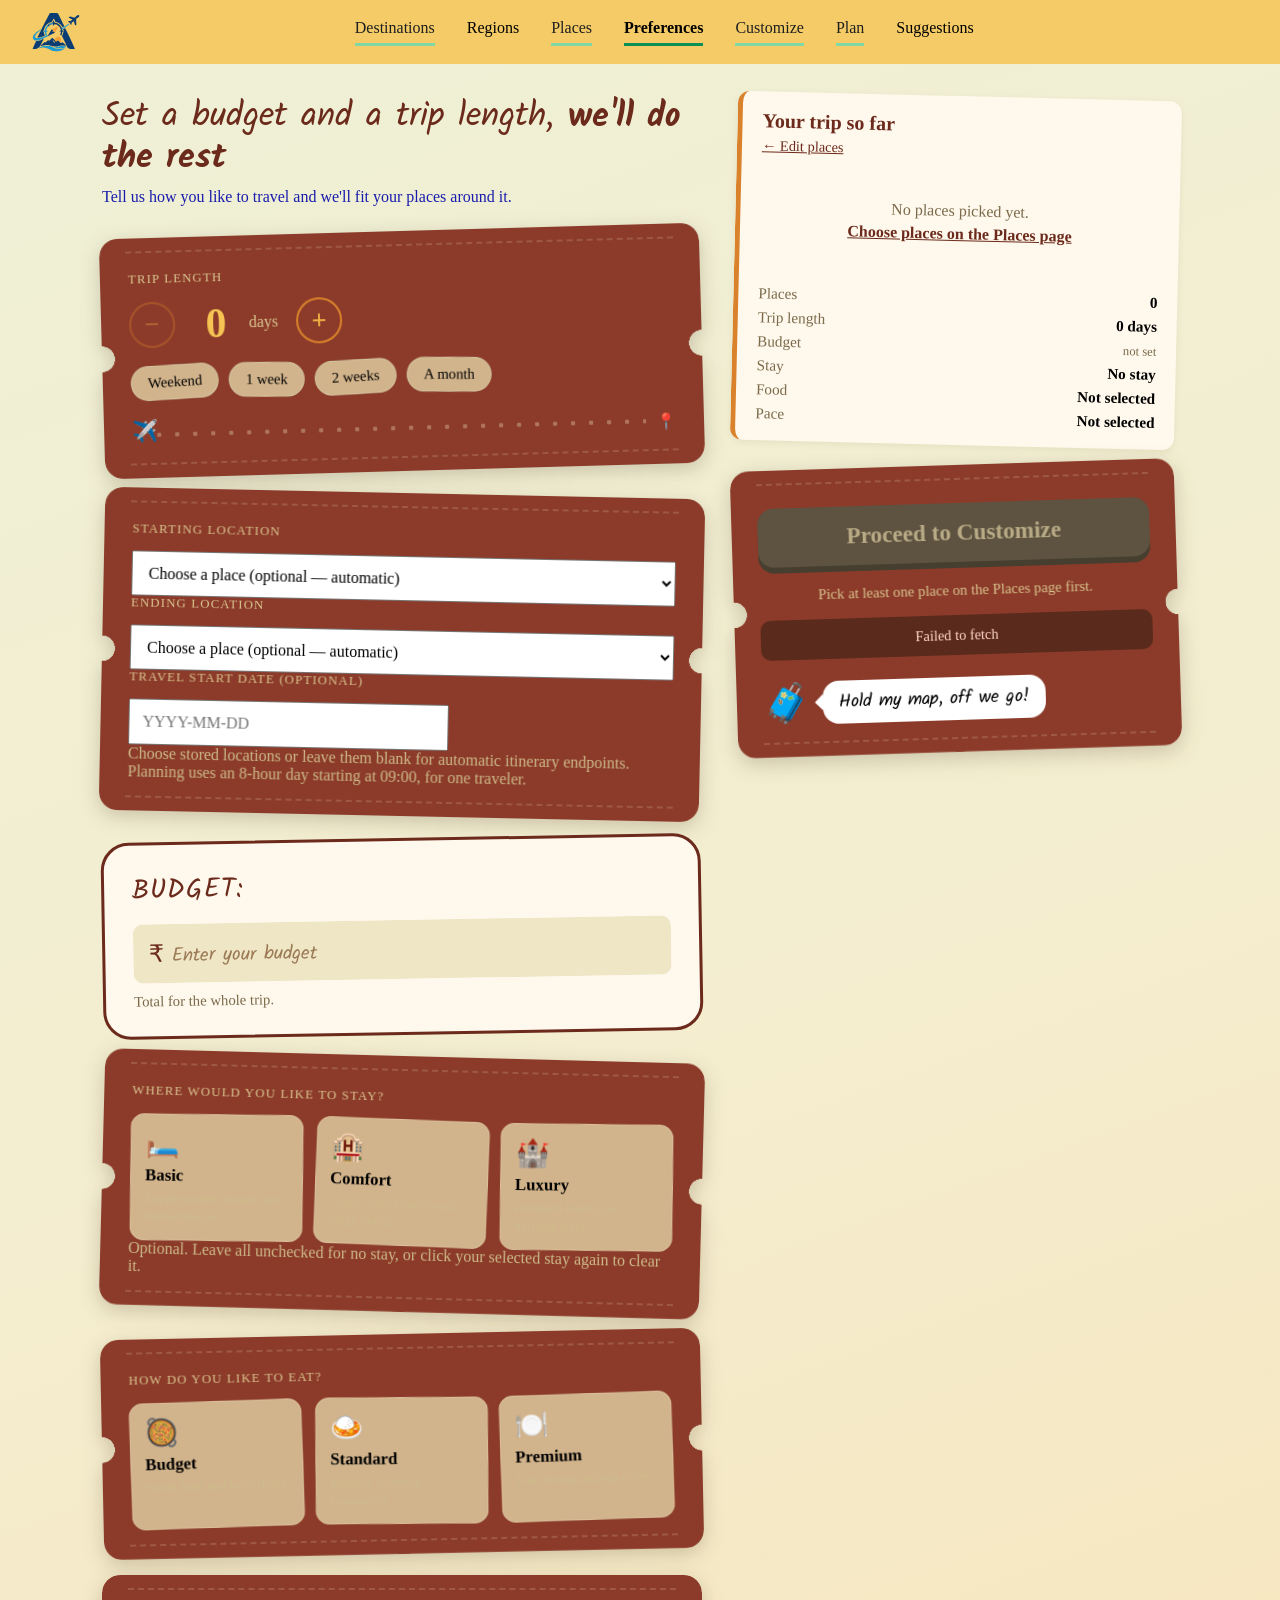
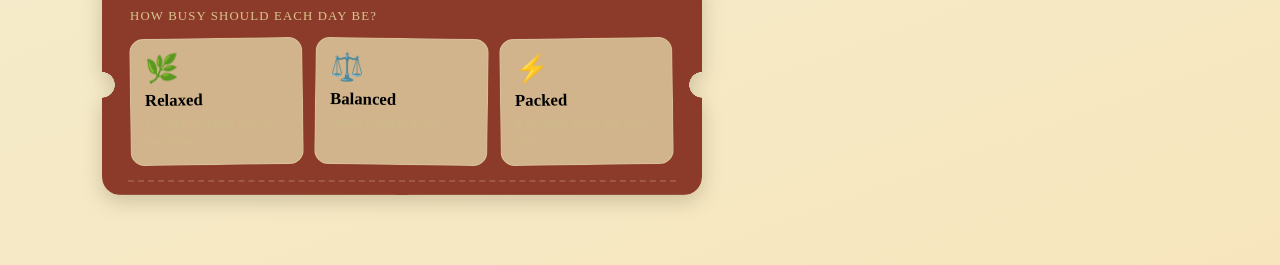
<file: frontend/preferences.html>
<!DOCTYPE html>
<html lang="en">

<head>
    <script src="planning-state.js"></script>
    <meta charset="UTF-8">
    <meta name="viewport" content="width=device-width, initial-scale=1">
    <title>Ayan | Preferences</title>

    <link rel="preconnect" href="https://fonts.googleapis.com">
    <link rel="preconnect" href="https://fonts.gstatic.com" crossorigin>
    <link href="https://fonts.googleapis.com/css2?family=Kalam:wght@400;700&display=swap" rel="stylesheet">

    <link rel="stylesheet" href="style.css">
    <link rel="stylesheet" href="travel-date-picker.css">
    <script src="script.js" defer></script>

    <style>
        :root {
            --ticket: #8c3b2a;
            --ticket-soft: #d2b48c;
            --nav: #f2b544;
            --gold: #d9822b;
            --brown: #6b2a1b;
            --card: #fff8ec;
            --green: #2e8b57;
            --green-dark: #1f6a41;
            --hand: "Kalam", "Segoe Print", "Bradley Hand", cursive;
        }

        * {
            box-sizing: border-box;
            margin: 0;
            padding: 0;
        }

        [hidden] {
            display: none !important;
        }

        body {
            font-family: Georgia, "Times New Roman", serif;
            color: var(--ink);
            min-height: 100vh;
            background: linear-gradient(160deg, #eef0d6 0%, #f4edcf 55%, #f7e6bd 100%);
        }

        main {
            display: grid;
            grid-template-columns: minmax(0, 1.35fr) minmax(0, 1fr);
            gap: 32px;
            max-width: 1180px;
            margin: 0 auto;
            padding: 32px 40px 70px;
            align-items: start;
        }

        .form {
            display: grid;
            grid-template-columns: minmax(0, 1fr);
            gap: 22px;
        }

        h1 {
            font-family: var(--hand);
            font-weight: 400;
            font-size: 2.15rem;
            line-height: 1.2;
            color: var(--brown);
        }

        h1 b {
            font-weight: 700;
        }

        .sub {
            margin-top: 6px;
            line-height: 1.5;
            color: #191cac;
        }

        /* ---------- ticket cards (dark) ---------- */
        .tw {
            filter: drop-shadow(0 6px 10px rgba(58, 42, 18, .22));
        }

        .ticket {
            position: relative;
            background: var(--ticket);
            color: var(--paper);
            padding: 34px 28px 30px;
            border-radius: 18px;
            -webkit-mask:
                radial-gradient(circle 13px at 0 50%, #0000 97%, #000) left / 51% 100% no-repeat,
                radial-gradient(circle 13px at 100% 50%, #0000 97%, #000) right / 51% 100% no-repeat;
            mask:
                radial-gradient(circle 13px at 0 50%, #0000 97%, #000) left / 51% 100% no-repeat,
                radial-gradient(circle 13px at 100% 50%, #0000 97%, #000) right / 51% 100% no-repeat;
        }

        .ticket::before,
        .ticket::after {
            content: "";
            position: absolute;
            left: 26px;
            right: 26px;
            border-top: 2px dashed rgba(246, 236, 208, .16);
        }

        .ticket::before {
            top: 13px;
        }

        .ticket::after {
            bottom: 13px;
        }

        .lab {
            display: block;
            font-size: .8rem;
            letter-spacing: .09em;
            text-transform: uppercase;
            color: #d9c58f;
            margin-bottom: 14px;
        }

        fieldset {
            border: 0;
            min-width: 0;
        }

        legend.lab {
            float: left;
            width: 100%;
            padding: 0;
        }

        legend.lab+* {
            clear: both;
        }

        /* trip length */
        .stepper {
            display: flex;
            align-items: center;
            gap: 18px;
        }

        .stepper button {
            width: 46px;
            height: 46px;
            border-radius: 50%;
            border: 2px solid var(--gold);
            background: transparent;
            color: var(--nav);
            font-size: 1.6rem;
            line-height: 1;
            cursor: pointer;
            transition: background .15s, color .15s, transform .1s;
        }

        .stepper button:hover {
            background: var(--gold);
            color: var(--ticket);
        }

        .stepper button:active {
            transform: scale(.94);
        }

        .stepper button:disabled {
            opacity: .35;
            cursor: not-allowed;
            background: transparent;
            color: var(--nav);
        }

        .days {
            font-size: 2.6rem;
            font-weight: 700;
            min-width: 2.2ch;
            text-align: center;
        }

        .days-unit {
            color: #d9c58f;
            margin-left: -8px;
        }

        .chips {
            display: flex;
            flex-wrap: wrap;
            gap: 10px;
            margin-top: 16px;
        }

        .chip {
            font: inherit;
            font-size: .92rem;
            padding: 8px 16px;
            border-radius: 99px;
            border: 1.5px solid rgba(208, 246, 218, 0.25);
            background: var(--ticket-soft);
            color: var(--paper);
            cursor: pointer;
            transition: background .15s, border-color .15s, color .15s;
        }

        .chip:hover {
            border-color: var(--gold);
        }

        .chip[aria-pressed="true"] {
            background: var(--nav);
            border-color: var(--nav);
            color: var(--ticket);
            font-weight: 700;
        }

        .journey {
            display: flex;
            align-items: center;
            gap: 10px;
            margin-top: 22px;
        }

        .track {
            position: relative;
            flex: 1;
            height: 26px;
            background: radial-gradient(circle, rgba(246, 236, 208, .32) 2px, transparent 2.6px) 0 50% / 18px 8px repeat-x;
        }

        .track .done {
            position: absolute;
            left: 0;
            top: 0;
            bottom: 0;
            width: 0;
            background: radial-gradient(circle, var(--nav) 2px, transparent 2.6px) 0 50% / 18px 8px repeat-x;
            transition: width .25s;
        }

        .track .plane {
            position: absolute;
            top: 50%;
            left: 0;
            font-size: 1.3rem;
            line-height: 1;
            margin-top: -.65em;
            transition: left .25s, transform .25s;
        }

        /* ---------- budget (light, like the sketch) ---------- */
        .budget {
            background: var(--card);
            border: 3px solid var(--brown);
            border-radius: 28px;
            padding: 24px 28px 22px;
        }

        .budget h2 {
            font-family: var(--hand);
            font-weight: 400;
            font-size: 1.7rem;
            letter-spacing: .04em;
            color: var(--brown);
            margin-bottom: 12px;
        }

        .money {
            display: flex;
            align-items: center;
            background: #efe6c6;
            border: 2px solid transparent;
            border-radius: 10px;
            padding: 0 14px;
            transition: border-color .15s, background .15s;
        }

        .money:focus-within {
            border-color: var(--gold);
            background: #fff;
        }

        .money span {
            font-size: 1.5rem;
            color: var(--brown);
            margin-right: 8px;
        }

        .money input {
            flex: 1;
            min-width: 0;
            border: 0;
            outline: 0;
            background: transparent;
            font: inherit;
            font-size: 1.5rem;
            color: var(--ink);
            padding: 14px 0;
        }

        .money input::placeholder {
            font-family: var(--hand);
            font-size: 1.2rem;
            color: #9b7a55;
        }

        .ticket .note {
            color: #cdbb8a;
        }

        .budget .note {
            margin-top: 10px;
            font-size: .92rem;
            color: #7a6a4a;
            min-height: 1.4em;
        }

        /* ---------- option cards (hotel / food / pace) ---------- */
        .opts {
            display: grid;
            grid-template-columns: repeat(3, 1fr);
            gap: 12px;
        }

        .opt {
            position: relative;
            display: block;
            cursor: pointer;
        }

        .opt input {
            position: absolute;
            opacity: 0;
            inset: 0;
            width: 100%;
            height: 100%;
            margin: 0;
            cursor: pointer;
        }

        .ob {
            display: flex;
            flex-direction: column;
            gap: 4px;
            height: 100%;
            padding: 16px 14px 14px;
            border-radius: 14px;
            border: 1.5px solid rgba(246, 236, 208, .22);
            background: var(--ticket-soft);
            transition: border-color .15s, background .15s, transform .12s;
        }

        .opt:hover .ob {
            border-color: var(--gold);
            transform: translateY(-2px);
        }

        .ob .ic {
            font-size: 1.7rem;
            line-height: 1;
            margin-bottom: 4px;
        }

        .ob b {
            font-size: 1.05rem;
        }

        .ob small {
            font-size: .82rem;
            line-height: 1.35;
            color: #cdbb8a;
        }

        .opt input:checked+.ob {
            border-color: var(--nav);
            background: #0b8217ae;
            box-shadow: inset 0 0 0 1px var(--nav);
        }

        .opt input:checked+.ob::after {
            content: "✓";
            position: absolute;
            top: 10px;
            right: 12px;
            width: 22px;
            height: 22px;
            border-radius: 50%;
            background: var(--nav);
            color: var(--ticket);
            font-size: .8rem;
            font-weight: 700;
            display: grid;
            place-items: center;
        }

        .opt input:focus-visible+.ob {
            outline: 3px solid var(--nav);
            outline-offset: 2px;
        }

        /* ---------- summary column ---------- */
        .summary {
            position: sticky;
            top: 20px;
            display: grid;
            gap: 20px;
        }

        .recap {
            background: var(--card);
            border: 1px solid var(--line);
            border-left: 5px solid var(--gold);
            border-radius: 12px;
            padding: 18px 20px;
            box-shadow: 0 2px 6px rgba(107, 58, 6, .08);
        }

        .recap h2 {
            color: var(--brown);
            font-size: 1.25rem;
            margin-bottom: 4px;
        }

        .recap .edit {
            font-size: .9rem;
            color: var(--brown);
        }

        .recap .edit:hover {
            color: var(--gold);
        }

        .picked {
            list-style: none;
            margin: 12px 0 0;
            display: grid;
            gap: 8px;
            max-height: 230px;
            overflow-y: auto;
        }

        .picked li {
            display: flex;
            justify-content: space-between;
            align-items: center;
            gap: 10px;
            background: #f9f1d6;
            border-radius: 8px;
            padding: 8px 10px 8px 12px;
        }

        .picked .nm {
            font-size: .95rem;
            line-height: 1.25;
        }

        .picked .rg {
            display: block;
            font-size: .75rem;
            color: #7a6a4a;
        }

        .picked button {
            flex: none;
            width: 26px;
            height: 26px;
            border-radius: 50%;
            border: 0;
            background: transparent;
            color: var(--brown);
            font-size: 1.1rem;
            cursor: pointer;
        }

        .picked button:hover {
            background: #ecd89a;
        }

        .none {
            margin-top: 12px;
            padding: 16px;
            text-align: center;
            border: 2px dashed var(--line);
            border-radius: 10px;
            color: #7a6a4a;
            line-height: 1.45;
        }

        .none a {
            color: var(--brown);
            font-weight: 700;
        }

        dl.facts {
            margin-top: 16px;
            border-top: 1px solid var(--line);
            padding-top: 12px;
            display: grid;
            gap: 6px;
        }

        dl.facts div {
            display: flex;
            justify-content: space-between;
            gap: 12px;
            font-size: .95rem;
        }

        dl.facts dt {
            color: #7a6a4a;
        }

        dl.facts dd {
            font-weight: 700;
            text-align: right;
        }

        dl.facts dd small {
            font-weight: 400;
            color: #7a6a4a;
        }

        .go-ticket .ticket {
            padding: 38px 26px 32px;
            text-align: center;
        }

        .go {
            width: 100%;
            font: inherit;
            font-size: 1.45rem;
            font-weight: 700;
            color: #fff;
            padding: 16px 20px;
            border: 0;
            border-radius: 16px;
            background: linear-gradient(180deg, #3aa04b, var(--green));
            box-shadow: 0 6px 0 var(--green-dark);
            cursor: pointer;
            transition: transform .1s, box-shadow .1s, filter .15s;
        }

        .go:hover:not(:disabled) {
            filter: brightness(1.07);
        }

        .go:active:not(:disabled) {
            transform: translateY(4px);
            box-shadow: 0 2px 0 var(--green-dark);
        }

        .go:disabled {
            background: #5d5340;
            box-shadow: 0 6px 0 #463e2e;
            color: #b9ab86;
            cursor: not-allowed;
        }

        .go:focus-visible {
            outline: 3px solid var(--nav);
            outline-offset: 3px;
        }

        .go-hint {
            margin-top: 18px;
            font-size: .92rem;
            color: #d9c58f;
            line-height: 1.4;
        }

        .err {
            margin-top: 14px;
            padding: 10px 12px;
            border-radius: 10px;
            background: #5a2a1c;
            color: #ffd9cc;
            font-size: .9rem;
            line-height: 1.4;
        }

        .bubble-row {
            display: flex;
            align-items: center;
            gap: 12px;
            margin-top: 22px;
            text-align: left;
        }

        .bubble-row .bag {
            font-size: 2.4rem;
            line-height: 1;
        }

        .bubble {
            position: relative;
            background: #fff;
            color: var(--ink);
            font-family: var(--hand);
            font-size: 1.15rem;
            line-height: 1.25;
            padding: 10px 16px;
            border-radius: 16px;
        }

        .bubble::before {
            content: "";
            position: absolute;
            left: -8px;
            top: 50%;
            margin-top: -8px;
            border: 8px solid transparent;
            border-right-color: #fff;
            border-left: 0;
        }

        @media (max-width: 900px) {
            main {
                grid-template-columns: minmax(0, 1fr);
                padding: 20px 18px 50px;
                gap: 24px;
            }

            .summary {
                position: static;
            }

            h1 {
                font-size: 1.75rem;
            }
        }

        @media (max-width: 560px) {
            .opts {
                grid-template-columns: 1fr;
            }

            .ob {
                flex-direction: row;
                flex-wrap: wrap;
                align-items: center;
                gap: 4px 12px;
            }

            .ob small {
                flex-basis: 100%;
            }

            .ticket {
                padding: 32px 20px 28px;
            }

            .budget {
                padding: 20px;
            }
        }

        @media (prefers-reduced-motion: reduce) {
            * {
                transition: none !important;
            }
        }

        /* ---------- lively tilted cards ---------- */
        body {
            overflow-x: hidden;
        }

        /* rotated corners never cause a sideways scrollbar */
        main {
            padding-left: 52px;
            padding-right: 52px;
        }

        /* a different tilt per card (form column) */
        .form> :nth-child(2) {
            --tilt: -1.6deg;
            --d: .05s;
        }

        /* trip length */
        .form> :nth-child(3) {
            --tilt: 1.2deg;
            --d: .15s;
        }

        /* budget */
        .form> :nth-child(4) {
            --tilt: -1deg;
            --d: .25s;
        }

        /* hotel */
        .form> :nth-child(5) {
            --tilt: 1.5deg;
            --d: .35s;
        }

        /* food */
        .form> :nth-child(6) {
            --tilt: -1.2deg;
            --d: .45s;
        }

        /* pace */

        /* summary column */
        .summary> :nth-child(1) {
            --tilt: 1.4deg;
            --d: .2s;
        }

        /* recap */
        .summary> :nth-child(2) {
            --tilt: -1.8deg;
            --d: .4s;
        }

        /* let's go */

        .form>.tw,
        .form>.budget,
        .summary>.recap,
        .summary>.go-ticket {
            transform: rotate(var(--tilt, 0deg));
            transform-origin: 50% 50%;
            transition: transform .3s cubic-bezier(.3, 1.5, .5, 1);
            animation: dealIn .6s cubic-bezier(.2, .9, .3, 1.2) var(--d, 0s) backwards;
        }

        .form>.tw:hover,
        .form>.budget:hover,
        .summary>.recap:hover,
        .summary>.go-ticket:hover {
            transform: rotate(0deg) scale(1.012);
        }

        .form>.tw:focus-within,
        .form>.budget:focus-within {
            transform: rotate(0deg);
            /* straighten while the user is typing/selecting */
        }

        @keyframes dealIn {
            from {
                opacity: 0;
                transform: translateY(30px) rotate(calc(var(--tilt, 0deg) * 4));
            }
        }

        /* tiny wobble on the option cards inside each ticket */
        .opt:nth-child(odd) .ob {
            transform: rotate(-.8deg);
        }

        .opt:nth-child(even) .ob {
            transform: rotate(.8deg);
        }

        .opt:hover .ob {
            transform: rotate(0) translateY(-3px);
        }

        /* keep AFTER the two rules above */
        .opt input:checked+.ob {
            transform: rotate(0) scale(1.03);
        }

        /* chips like little stickers */
        .chip:nth-child(odd) {
            transform: rotate(-2deg);
        }

        .chip:nth-child(even) {
            transform: rotate(1.6deg);
        }

        .chip:hover,
        .chip[aria-pressed="true"] {
            transform: rotate(0) scale(1.06);
        }

        /* softer on tablets/phones, none for reduced motion */
        @media (max-width: 900px) {
            main {
                padding-left: 22px;
                padding-right: 22px;
            }

            .form>.tw,
            .form>.budget,
            .summary>.recap,
            .summary>.go-ticket {
                transform: rotate(calc(var(--tilt, 0deg) * .5));
            }
        }

        @media (prefers-reduced-motion: reduce) {

            .form>.tw,
            .form>.budget,
            .summary>.recap,
            .summary>.go-ticket,
            .opt .ob,
            .chip {
                transform: none !important;
                animation: none !important;
            }
        }

        .ticket .days { color: #f6c453 !important; }
    </style>
</head>

<body>

    <header id="topbar">
        <a href="index.html" class="logo">
            <img src="ayan_main.svg" alt="Ayan">
        </a>
        <nav id="menu"></nav>
    </header>

    <main>
        <!-- LEFT: the form -->
        <section class="form">
            <div>
                <h1>Set a budget and a trip length, <b>we'll do the rest</b></h1>
                <p class="sub">Tell us how you like to travel and we'll fit your places around it.</p>
            </div>

            <!-- Trip length -->
            <div class="tw">
                <div class="ticket">
                    <span class="lab" id="lenLabel">Trip length</span>
                    <div class="stepper" role="group" aria-labelledby="lenLabel">
                        <button type="button" id="minus" aria-label="One day less">&minus;</button>
                        <span class="days" id="days" aria-live="polite">7</span>
                        <span class="days-unit" id="daysUnit">days</span>
                        <button type="button" id="plus" aria-label="One day more">+</button>
                    </div>
                    <div class="chips" id="presets">
                        <button type="button" class="chip" data-days="2">Weekend</button>
                        <button type="button" class="chip" data-days="7">1 week</button>
                        <button type="button" class="chip" data-days="14">2 weeks</button>
                        <button type="button" class="chip" data-days="30">A month</button>
                    </div>
                    <div class="journey" aria-hidden="true">
                        <div class="track">
                            <div class="done" id="done"></div><span class="plane" id="plane">✈️</span>
                        </div>
                        <span>📍</span>
                    </div>
                </div>
            </div>

            <div class="tw">
                <div class="ticket">
                    <label class="lab" for="startLoc">Starting location</label>
                    <select id="startLoc" autocomplete="off" style="width:100%;padding:12px;font:inherit;"><option value="">Choose a place (optional — automatic)</option></select>
                    <label class="lab" for="endLoc">Ending location</label>
                    <select id="endLoc" autocomplete="off" style="width:100%;padding:12px;font:inherit;"><option value="">Choose a place (optional — automatic)</option></select>

                    <label class="lab" for="startDate">Travel start date (optional)</label>
                    <div class="travel-date-picker" id="travelDatePicker">
                        <input id="startDate" type="text" readonly placeholder="YYYY-MM-DD" aria-haspopup="dialog" aria-expanded="false" aria-controls="travelCalendar" style="padding:12px;font:inherit;cursor:pointer;">
                        <div id="travelCalendar" class="travel-calendar" role="dialog" aria-label="Choose travel start date" hidden>
                            <div class="calendar-heading">
                                <button id="previousMonth" type="button" aria-label="Previous month">&#8249;</button>
                                <strong id="calendarMonth" aria-live="polite"></strong>
                                <button id="nextMonth" type="button" aria-label="Next month">&#8250;</button>
                            </div>
                            <div id="calendarDays" class="calendar-days"></div>
                            <div class="calendar-actions"><button id="calendarToday" type="button">Today</button><button id="calendarClear" type="button">Clear</button></div>
                        </div>
                    </div>
                    <p class="note">Choose stored locations or leave them blank for automatic itinerary endpoints. Planning uses an 8-hour day starting at 09:00, for one traveler.</p>
                </div>
            </div>

            <!-- Budget -->
            <div class="budget">
                <h2><label for="budget">BUDGET:</label></h2>
                <div class="money">
                    <span aria-hidden="true">₹</span>
                    <input id="budget" type="text" inputmode="numeric" autocomplete="off"
                        placeholder="Enter your budget">
                </div>
                <p class="note" id="budgetNote">Total for the whole trip.</p>
            </div>

            <!-- Hotel -->
            <div class="tw">
                <div class="ticket">
                    <fieldset>
                        <legend class="lab">Where would you like to stay?</legend>
                        <div class="opts" id="hotelOpts"></div><p class="note">Optional. Leave all unchecked for no stay, or click your selected stay again to clear it.</p>
                    </fieldset>
                </div>
            </div>

            <!-- Food -->
            <div class="tw">
                <div class="ticket">
                    <fieldset>
                        <legend class="lab">How do you like to eat?</legend>
                        <div class="opts" id="foodOpts"></div>
                    </fieldset>
                </div>
            </div>

            <!-- Pace -->
            <div class="tw">
                <div class="ticket">
                    <fieldset>
                        <legend class="lab">How busy should each day be?</legend>
                        <div class="opts" id="paceOpts"></div>
                    </fieldset>
                </div>
            </div>
        </section>

        <!-- RIGHT: recap + go -->
        <aside class="summary">
            <div class="recap">
                <h2>Your trip so far</h2>
                <a class="edit" href="places.html">&larr; Edit places</a>

                <ul class="picked" id="picked"></ul>
                <div class="none" id="none" hidden>
                    No places picked yet.<br><a href="places.html">Choose places on the Places page</a>
                </div>

                <dl class="facts" id="facts"></dl>
            </div>

            <div class="tw go-ticket">
                <div class="ticket">
                    <button type="button" class="go" id="go">Proceed to Customize</button>
                    <p class="go-hint" id="goHint">We'll show trips that fit your numbers.</p>
                    <p class="err" id="err" role="alert" hidden></p>
                    <div class="bubble-row">
                        <span class="bag" aria-hidden="true">🧳</span>
                        <div class="bubble">Hold my map, off we go!</div>
                    </div>
                </div>
            </div>
        </aside>
    </main>

    <script src="travel-date-picker.js"></script>
    <script>
        // ---- connection settings (change here if your backend differs) ----
        const API = "http://127.0.0.1:5000";
        // Planning happens on plan.html after compulsory places are chosen.
        const NEXT_PAGE = "customize.html";

        // Shared with regions.html
        const PLACES_KEY = "ayan_selected_places"; // sessionStorage: { "region|place": {region_id, region_name, place_name, category} }
        const PREFS_KEY = "ayan_preferences";     // localStorage: last chosen preferences
        const PLAN_KEY = "trip_result";       // sessionStorage: backend response for the next page

        const MIN_DAYS = 0, MAX_DAYS = 30;

        const OPTIONS = {
            hotel: [
                { v: "basic", icon: "🛏️", name: "Basic", text: "Simple rooms, hostels and dharamshalas" },
                { v: "comfort", icon: "🏨", name: "Comfort", text: "Clean, well-located mid-range hotels" },
                { v: "luxury", icon: "🏰", name: "Luxury", text: "Premium hotels and heritage stays" }
            ],
            food: [
                { v: "budget", icon: "🥘", name: "Budget", text: "Street food and local thalis" },
                { v: "standard", icon: "🍛", name: "Standard", text: "Regular sit-down restaurants" },
                { v: "premium", icon: "🍽️", name: "Premium", text: "Fine dining and top cafes" }
            ],
            pace: [
                { v: "relaxed", icon: "🌿", name: "Relaxed", text: "1–2 places a day, lots of free time" },
                { v: "balanced", icon: "⚖️", name: "Balanced", text: "About 3 places a day" },
                { v: "packed", icon: "⚡", name: "Packed", text: "4 or more, make the most of it" }
            ]
        };

        const state = { days: 0, budget: 0, hotel: "none", food: "", pace: "" };

        const $ = id => document.getElementById(id);
        const budgetEl = $("budget");

        function esc(text) {
            const div = document.createElement("div");
            div.textContent = text;
            return div.innerHTML;
        }
        const inr = n => "₹" + Number(n).toLocaleString("en-IN");
        const label = (group, v) => v === "none" ? "No stay" : (OPTIONS[group].find(o => o.v === v) || {}).name || v || "Not selected";

        // ---- storage helpers (never let storage errors break the page) ----
        function readPlaces() {
            try { return JSON.parse(sessionStorage.getItem(PLACES_KEY) || "{}"); } catch (e) { return {}; }
        }
        function writePlaces(obj) {
            sessionStorage.setItem(PLACES_KEY, JSON.stringify(obj));
            const ids = Object.values(obj).map(p => Number(p.place_id));
            localStorage.setItem("selected_places", JSON.stringify(ids));
            const compulsory = JSON.parse(localStorage.getItem("compulsory_places") || "[]");
            localStorage.setItem("compulsory_places", JSON.stringify(compulsory.filter(id => ids.includes(Number(id)))));
            localStorage.removeItem("trip_result");
        }
        function loadPrefs() {
            try {
                const saved = JSON.parse(localStorage.getItem(PREFS_KEY) || "null");
                if (!saved) return;
                if (Number.isInteger(saved.days)) state.days = Math.min(MAX_DAYS, Math.max(MIN_DAYS, saved.days));
                if (Number.isFinite(saved.budget) && saved.budget > 0) state.budget = saved.budget;
                for (const g of ["hotel", "food", "pace"]) {
                    if ((g === "hotel" && saved[g] === "none") || OPTIONS[g].some(o => o.v === saved[g])) state[g] = saved[g];
                }
            } catch (e) { }
        }
        function savePrefs() {
            try { localStorage.setItem(PREFS_KEY, JSON.stringify(state)); } catch (e) { }
        }

        // ---- build the option cards ----
        function buildOptions(group, containerId) {
            $(containerId).innerHTML = OPTIONS[group].map(o => `
                <label class="opt">
                    <input type="${group === "hotel" ? "checkbox" : "radio"}" name="${group}" value="${o.v}">
                    <span class="ob">
                        <span class="ic" aria-hidden="true">${o.icon}</span>
                        <b>${o.name}</b>
                        <small>${o.text}</small>
                    </span>
                </label>`).join("");
            $(containerId).addEventListener("change", e => {
                if (e.target.name === group) { state[group] = group === "hotel" && !e.target.checked ? "none" : e.target.value; update(); }
            });
        }

        function saveLocations() {
            const prefs = JSON.parse(localStorage.getItem("trip_preferences") || "{}");
            prefs.start = $("startLoc").value;
            prefs.end = $("endLoc").value;
            localStorage.setItem("trip_preferences", JSON.stringify(prefs));
            localStorage.removeItem("trip_result");
        }
        function refreshLocations() {
            const places = Object.values(readPlaces());
            for (const id of ["startLoc", "endLoc"]) {
                const previous = $(id).value;
                $(id).replaceChildren(new Option("Choose a place (optional — automatic)", ""));
                places.forEach(place => $(id).append(new Option(place.place_name, place.place_name)));
                $(id).value = places.some(place => place.place_name === previous) ? previous : "";
            }
        }
        $("startLoc").addEventListener("change", saveLocations);
        $("endLoc").addEventListener("change", saveLocations);

        // ---- render ----
        function update() {
            // days
            $("days").textContent = state.days;
            $("daysUnit").textContent = state.days === 1 ? "day" : "days";
            $("minus").disabled = state.days <= MIN_DAYS;
            $("plus").disabled = state.days >= MAX_DAYS;
            document.querySelectorAll("#presets .chip").forEach(c =>
                c.setAttribute("aria-pressed", String(Number(c.dataset.days) === state.days)));
            const p = ((state.days - MIN_DAYS) / (MAX_DAYS - MIN_DAYS)) * 100;
            $("done").style.width = p + "%";
            $("plane").style.left = p + "%";
            $("plane").style.transform = `translateX(-${p}%)`;

            // budget note
            $("budgetNote").textContent = state.budget > 0 && state.days > 0
                ? `That's about ${inr(Math.round(state.budget / state.days))} per day.`
                : "Total for the whole trip.";

            // radios
            for (const g of ["hotel", "food", "pace"]) {
                document.querySelectorAll(`input[name="${g}"]`).forEach(r => r.checked = r.value === state[g]);
            }

            // places
            refreshLocations();
            const places = Object.entries(readPlaces());
            $("picked").innerHTML = places.map(([key, p]) => `
                <li>
                    <span class="nm">${esc(p.place_name)}<span class="rg">${esc(p.region_name || "")}</span></span>
                    <button type="button" data-key="${encodeURIComponent(key)}" aria-label="Remove ${esc(p.place_name)}">&times;</button>
                </li>`).join("");
            $("none").hidden = places.length > 0;

            // recap
            $("facts").innerHTML = `
                <div><dt>Places</dt><dd>${places.length}</dd></div>
                <div><dt>Trip length</dt><dd>${state.days} ${state.days === 1 ? "day" : "days"}</dd></div>
                <div><dt>Budget</dt><dd>${state.budget > 0 ? inr(state.budget) : "<small>not set</small>"}</dd></div>
                <div><dt>Stay</dt><dd>${label("hotel", state.hotel)}</dd></div>
                <div><dt>Food</dt><dd>${label("food", state.food)}</dd></div>
                <div><dt>Pace</dt><dd>${label("pace", state.pace)}</dd></div>`;

            // go button
            const go = $("go");
            const hint = $("goHint");
            if (places.length === 0) {
                go.disabled = true; hint.textContent = "Pick at least one place on the Places page first.";
            } else if (state.days < 1) {
                go.disabled = true; hint.textContent = "Choose at least one day to continue.";
            } else if (!state.food || !state.pace) {
                go.disabled = true; hint.textContent = "Choose your food budget and travel pace to continue.";
            } else if (!(state.budget > 0)) {
                go.disabled = true; hint.textContent = "Enter your budget to continue.";
            } else {
                go.disabled = false; hint.textContent = "We'll show trips that fit your numbers.";
            }
            savePrefs();
            localStorage.removeItem("trip_result");
        }

        // ---- events ----
        $("minus").addEventListener("click", () => { state.days = Math.max(MIN_DAYS, state.days - 1); update(); });
        $("plus").addEventListener("click", () => { state.days = Math.min(MAX_DAYS, state.days + 1); update(); });
        $("presets").addEventListener("click", e => {
            const chip = e.target.closest(".chip");
            if (chip) { state.days = Number(chip.dataset.days); update(); }
        });

        budgetEl.addEventListener("input", () => {
            const digits = budgetEl.value.replace(/\D/g, "").replace(/^0+/, "").slice(0, 9);
            state.budget = digits ? Number(digits) : 0;
            budgetEl.value = digits ? state.budget.toLocaleString("en-IN") : "";
            update();
        });

        $("picked").addEventListener("click", e => {
            const btn = e.target.closest("button[data-key]");
            if (!btn) return;
            const places = readPlaces();
            delete places[decodeURIComponent(btn.dataset.key)];
            writePlaces(places);
            update();
        });

        $("go").addEventListener("click", async () => {
            const err = $("err");
            err.hidden = true;

            if (!Object.keys(readPlaces()).length || !(state.budget > 0) || state.days < 1 || !state.food || !state.pace) return;
            if ($("startDate").value && $("startDate").value < window.travelDatePicker.today()) {
                err.textContent = "Choose today or a future travel date.";
                err.hidden = false;
                return;
            }
            const start = $("startLoc").value.trim();
            const end = $("endLoc").value.trim();
            const prefs = {
                days: state.days, budget: state.budget,
                stay_preference: {basic:"budget", comfort:"normal", luxury:"luxury"}[state.hotel] || "none",
                food_budget: state.food, food_preference: "any",
                travel_pace: {relaxed:"relaxed", balanced:"normal", packed:"fast"}[state.pace],
                start, end, start_date: $("startDate").value || null,
                hours_per_day: 8, start_time: "09:00", travelers: 1, transport: "own_vehicle"
            };
            try {
                localStorage.setItem("trip_preferences", JSON.stringify(prefs));
                localStorage.removeItem("trip_result");
                location.href = NEXT_PAGE;
            } catch (error) {
                err.textContent = "Unable to save preferences. Enable browser storage and retry.";
                err.hidden = false;
            }
        });

        async function loadSelectedPlaces() {
            $("go").disabled = true;
            try {
                const prefs = JSON.parse(localStorage.getItem("trip_preferences") || "{}");
                $("startLoc").value = "";
                $("endLoc").value = "";
                window.travelDatePicker.setValue(prefs.start_date);
                const res = await fetch(API + "/api/places");
                const data = await res.json();
                if (!res.ok || !Array.isArray(data.places)) throw new Error(data.error || "Unable to load places.");
                const ids = new Set(JSON.parse(localStorage.getItem("selected_places") || "[]").map(Number));
                writePlaces(Object.fromEntries(data.places.filter(p => ids.has(Number(p.place_id))).map(p => [p.place_id, p])));
                update();
                for (const [id, key] of [["startLoc", "start"], ["endLoc", "end"]]) {
                    const value = prefs[key] || "";
                    $(id).value = [...$(id).options].some(option => option.value === value) ? value : "";
                }
                saveLocations();
            } catch (error) {
                $("err").textContent = error.message;
                $("err").hidden = false;
                $("go").disabled = true;
            }
        }

        // ---- start ----
        buildOptions("hotel", "hotelOpts");
        buildOptions("food", "foodOpts");
        buildOptions("pace", "paceOpts");
        loadPrefs();
        if (state.budget > 0) budgetEl.value = state.budget.toLocaleString("en-IN");
        update();
        loadSelectedPlaces();
    </script>

</body>

</html>
</file>
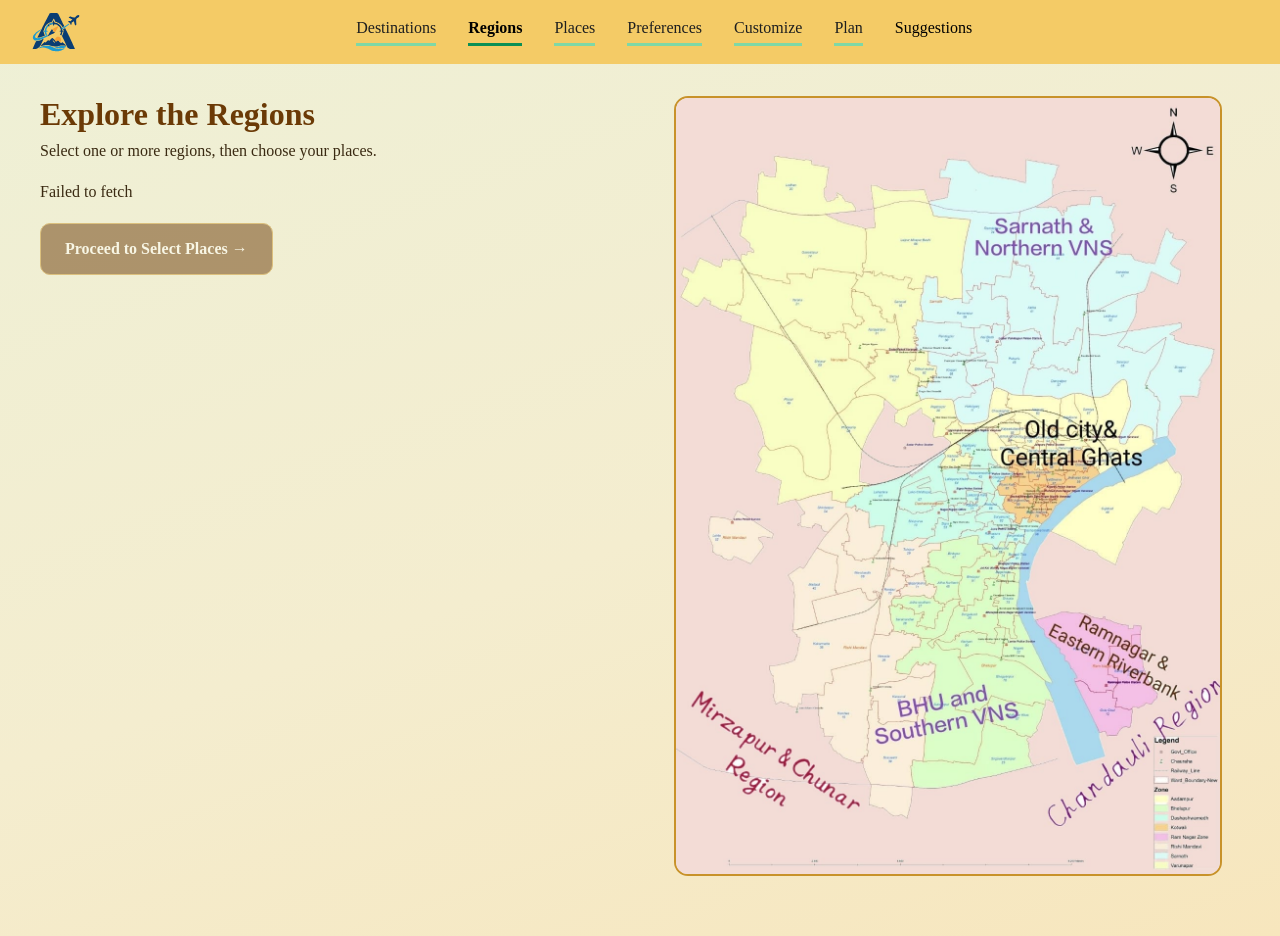
<file: frontend/regions.html>
<!DOCTYPE html>
<html lang="en">
 
<head>
    <script src="planning-state.js"></script>
    <meta charset="UTF-8">
    <meta name="viewport" content="width=device-width, initial-scale=1">
    <title>Ayan | Regions</title>
 
    <link rel="stylesheet" href="style.css">
    <script src="script.js" defer></script>
 
    <style>
        :root {
            --nav: #f0d06c;
            --ink: #3a2a12;
            --brown: #6b3a06;
            --gold: #c8922a;
            --green: #2f8f3f;
            --card: #fffdf6;
            --line: #e3d6ae;
        }
 
        * { box-sizing: border-box; margin: 0; padding: 0; }
 
        body {
            font-family: Georgia, "Times New Roman", serif;
            color: var(--ink);
            min-height: 100vh;
            background: linear-gradient(160deg, #eef0d6 0%, #f4edcf 55%, #f7e6bd 100%);
        }
 
        main {
            display: grid;
            grid-template-columns: 1fr 1fr;
            gap: 32px;
            max-width: 1300px;
            margin: 0 auto;
            padding: 32px 40px 60px;
            align-items: start;
        }
 
        h1 { font-size: 2rem; color: var(--brown); margin-bottom: 6px; }
        .sub { margin-bottom: 20px; line-height: 1.5; }
 
        select {
            width: 100%;
            padding: 13px 14px;
            font: inherit;
            font-size: 1.05rem;
            color: var(--ink);
            background: var(--card);
            border: 2px solid var(--gold);
            border-radius: 10px;
            cursor: pointer;
        }
        select:focus { outline: 3px solid #f0d06c; }
 
        .region-head { margin: 26px 0 14px; }
        .region-head h2 { color: var(--brown); font-size: 1.4rem; }
        .region-head p { margin-top: 4px; color: #5a4a30; }
 
        .go {
            display: inline-block;
            margin-top: 10px;
            padding: 9px 18px;
            background: var(--green);
            color: #fff;
            border-radius: 8px;
            text-decoration: none;
        }
        .go:hover { filter: brightness(1.08); }
 
        .places { display: grid; gap: 12px; }
 
        .place {
            background: var(--card);
            border: 1px solid var(--line);
            border-left: 5px solid var(--gold);
            border-radius: 10px;
            padding: 14px 16px;
            box-shadow: 0 2px 6px rgba(107, 58, 6, .08);
        }
 
        .place h3 {
            font-size: 1.05rem;
            display: flex;
            justify-content: space-between;
            gap: 10px;
            align-items: baseline;
        }
 
        .tag {
            font-size: .72rem;
            text-transform: uppercase;
            letter-spacing: .05em;
            background: #f6e7b8;
            color: var(--brown);
            padding: 2px 8px;
            border-radius: 99px;
            white-space: nowrap;
        }
 
        .place p { margin-top: 6px; font-size: .95rem; line-height: 1.45; }
 
        .empty {
            margin-top: 26px;
            padding: 22px;
            border: 2px dashed var(--line);
            border-radius: 12px;
            text-align: center;
            color: #7a6a4a;
        }
 
        #proceedBtn {
            margin-top: 22px;
            padding: 14px 24px;
            border: 1px solid var(--gold);
            border-radius: 10px;
            background: var(--brown);
            color: #fffdf6;
            font: inherit;
            font-weight: bold;
            line-height: 1.4;
            cursor: pointer;
            box-shadow: 0 4px 10px rgba(107, 58, 6, .18);
            transition: background .18s, box-shadow .18s;
        }
        #proceedBtn:hover:not(:disabled) {
            background: #85490c;
            box-shadow: 0 6px 14px rgba(107, 58, 6, .24);
        }
        #proceedBtn:focus-visible { outline: 3px solid var(--gold); outline-offset: 3px; }
        #proceedBtn:disabled { opacity: .5; cursor: not-allowed; box-shadow: none; }

        #map {
            position: sticky;
            top: 20px;
            width: fit-content;
            max-width: 100%;
            justify-self: center;
            border: 2px solid var(--gold);
            border-radius: 14px;
            overflow: hidden;
            padding: 0;
        }
        #map img {
            display: block;
            width: auto;
            height: auto;
            max-width: 100%;
            max-height: calc(100vh - 124px);
        }

        @media (max-width: 860px) {
            main { grid-template-columns: 1fr; padding: 20px; }
            #map { position: static; order: -1; }
            #map img { max-height: 320px; }
        }
    </style>
</head>
 
<body>
 
    <header id="topbar">
        <a href="index.html" class="logo">
            <img src="ayan_main.svg" alt="Ayan">
        </a>
        <nav id="menu"></nav>
    </header>
 
    <main>
        <!-- LEFT: dropdown + places -->
        <section>
            <h1>Explore the Regions</h1>
            <p class="sub">Select one or more regions, then choose your places.</p>
 
            <div id="regionSelect" aria-label="Select regions"></div>
 
            <div id="output">
                <div class="empty">Loading regions...</div>
            </div>
            <button id="proceedBtn" class="next-btn" disabled>Proceed to Select Places &rarr;</button>
        </section>
 
        <!-- RIGHT: supplied region guide -->
        <aside id="map" aria-label="Varanasi region guide">
            <img src="regions-map.jpg" alt="Map of Varanasi showing Sarnath and Northern Varanasi, Old City and Central Ghats, BHU and Southern Varanasi, and Ramnagar and Eastern Riverbank">
        </aside>
    </main>
 
    <script>
        const API = location.port === "5000" ? "" : "http://127.0.0.1:5000";
        const select = document.getElementById("regionSelect");
        const out = document.getElementById("output");
        const proceed = document.getElementById("proceedBtn");
        let allRegionsInput;
        const regionInputs = [];
        let selected = new Set();
        try { selected = new Set(JSON.parse(localStorage.getItem("selectedRegions") || "[]")); } catch (e) {}
        function update() {
            localStorage.setItem("selectedRegions", JSON.stringify([...selected]));
            out.textContent = selected.size + " region(s) selected";
            proceed.disabled = selected.size === 0;
            if (allRegionsInput) {
                allRegionsInput.checked = regionInputs.length > 0 && selected.size === regionInputs.length;
                allRegionsInput.indeterminate = selected.size > 0 && selected.size < regionInputs.length;
            }
        }
        async function loadRegions() {
            try {
                const res = await fetch(API + "/api/regions");
                const data = await res.json();
                if (!res.ok || !Array.isArray(data.regions)) throw new Error(data.error || "Unable to load regions.");
                const names = [...new Set(data.regions.map(r => r.region_name).filter(Boolean))];
                selected = new Set([...selected].filter(n => names.includes(n)));
                const allLabel = document.createElement("label");
                allLabel.className = "place";
                allLabel.style.display = "block";
                allRegionsInput = document.createElement("input");
                allRegionsInput.type = "checkbox";
                allRegionsInput.disabled = names.length === 0;
                allRegionsInput.addEventListener("change", () => {
                    selected = new Set(allRegionsInput.checked ? names : []);
                    for (const input of regionInputs) input.checked = selected.has(input.value);
                    localStorage.removeItem("trip_result");
                    update();
                });
                allLabel.append(allRegionsInput, " All regions");
                select.append(allLabel);
                for (const name of names) {
                    const label = document.createElement("label");
                    label.className = "place";
                    label.style.display = "block";
                    const input = document.createElement("input");
                    input.type = "checkbox";
                    input.value = name;
                    input.checked = selected.has(name);
                    regionInputs.push(input);
                    input.addEventListener("change", () => {
                        input.checked ? selected.add(name) : selected.delete(name);
                        localStorage.removeItem("trip_result");
                        update();
                    });
                    label.append(input, " " + name);
                    select.append(label);
                }
                update();
            } catch (e) { out.textContent = e.message; }
        }
        proceed.addEventListener("click", () => {
            if (selected.size) location.href = "places.html";
        });
        loadRegions();
    </script>
 
</body>
 
</html>
</file>
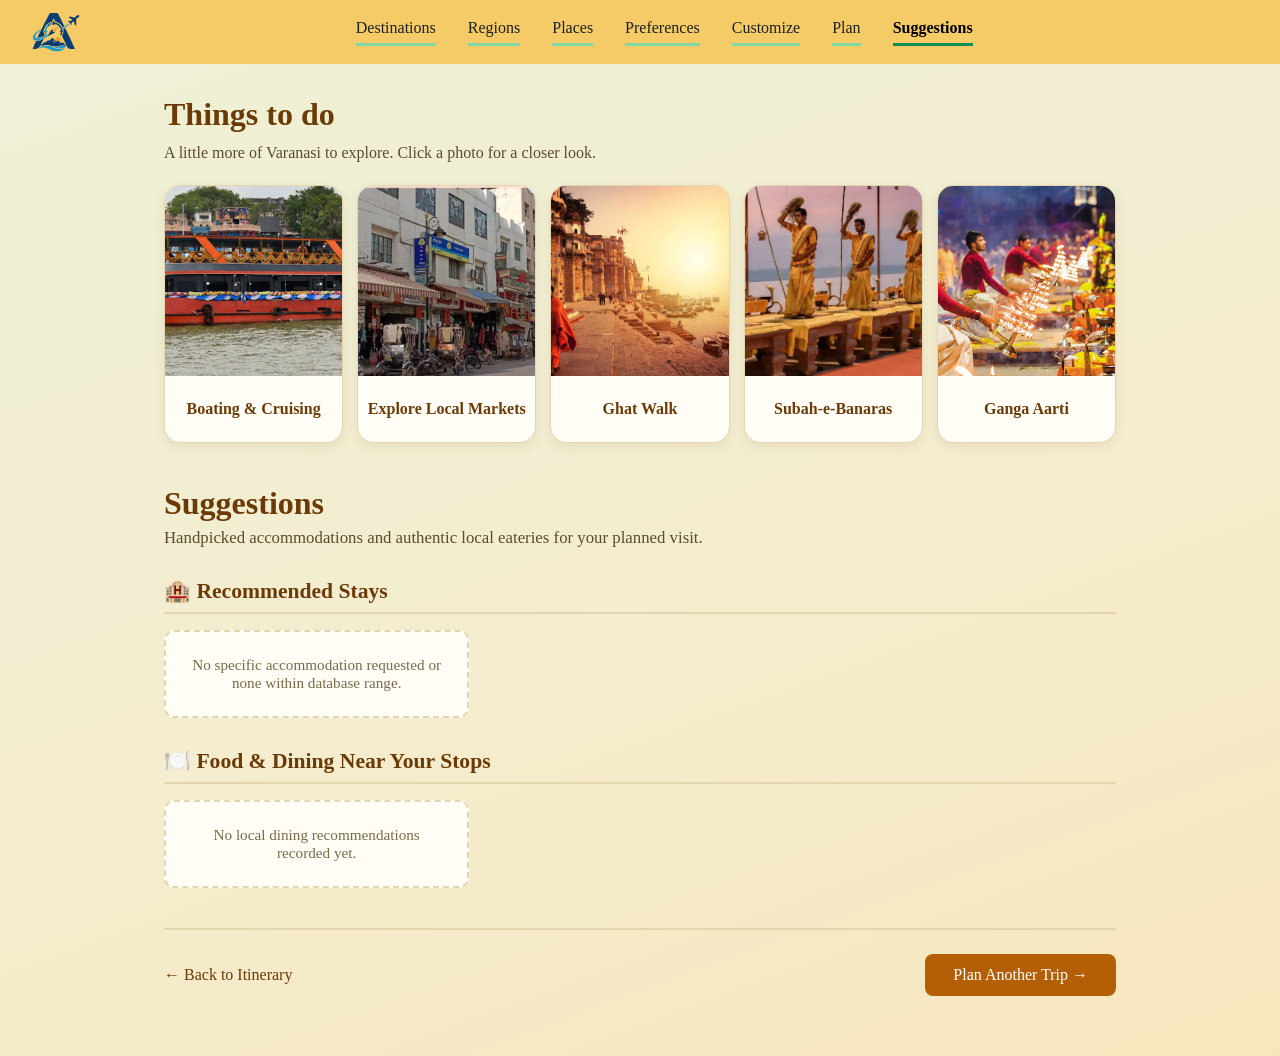
<file: frontend/suggestions.html>
<!DOCTYPE html>
<html lang="en">

<head>
    <script src="planning-state.js"></script>
    <meta charset="UTF-8">
    <meta name="viewport" content="width=device-width, initial-scale=1.0">
    <title>Ayan | Trip Suggestions</title>
    <link rel="stylesheet" href="style.css">
    <script src="script.js" defer></script>
    <style>
        :root {
            --ink: #3a2a12;
            --brown: #6b3a06;
            --gold: #c8922a;
            --card: #fffdf6;
            --line: #e3d6ae;
        }

        * { box-sizing: border-box; margin: 0; padding: 0; }

        body {
            font-family: Georgia, "Times New Roman", serif;
            color: var(--ink);
            min-height: 100vh;
            background: linear-gradient(160deg, #eef0d6 0%, #f4edcf 55%, #f7e6bd 100%);
        }

        main {
            max-width: 1000px;
            margin: 0 auto;
            padding: 32px 24px 60px;
        }

        h1 { font-size: 2rem; color: var(--brown); margin-bottom: 6px; }
        .sub { color: #5a4a30; font-size: 1.05rem; margin-bottom: 28px; }

        .section-title {
            font-size: 1.35rem;
            color: var(--brown);
            margin: 30px 0 16px;
            display: flex;
            align-items: center;
            gap: 10px;
            border-bottom: 2px solid var(--line);
            padding-bottom: 8px;
        }

        .cards-grid {
            display: grid;
            grid-template-columns: repeat(auto-fill, minmax(290px, 1fr));
            gap: 18px;
            margin-bottom: 24px;
        }

        .card {
            background: var(--card);
            border: 1px solid var(--line);
            border-left: 5px solid var(--gold);
            border-radius: 10px;
            padding: 16px 18px;
            box-shadow: 0 2px 6px rgba(107, 58, 6, .06);
            display: flex;
            flex-direction: column;
            justify-content: space-between;
        }

        .card h3 {
            font-size: 1.1rem;
            color: var(--brown);
            margin-bottom: 6px;
        }

        .card-tag {
            display: inline-block;
            font-size: 0.72rem;
            text-transform: uppercase;
            letter-spacing: 0.05em;
            background: #f6e7b8;
            color: var(--brown);
            padding: 2px 8px;
            border-radius: 99px;
            margin-bottom: 10px;
            align-self: flex-start;
        }

        .card p {
            font-size: 0.9rem;
            color: #4a3a20;
            line-height: 1.45;
            margin-bottom: 10px;
        }

        .card-footer {
            font-size: 0.84rem;
            color: #6a5a3a;
            border-top: 1px dashed var(--line);
            padding-top: 8px;
            margin-top: 6px;
            display: flex;
            justify-content: space-between;
            align-items: center;
        }

        .action-link {
            color: #B45F06;
            text-decoration: none;
            font-weight: bold;
        }

        .action-link:hover {
            text-decoration: underline;
        }

        .empty-placeholder {
            background: var(--card);
            border: 2px dashed var(--line);
            border-radius: 10px;
            padding: 24px;
            text-align: center;
            color: #7a6a4a;
            font-size: 0.95rem;
        }

        .bottom-actions {
            display: flex;
            justify-content: space-between;
            align-items: center;
            padding-top: 24px;
            border-top: 2px solid var(--line);
            margin-top: 40px;
        }

        .back-btn {
            color: var(--brown);
            text-decoration: none;
            font-size: 1rem;
        }

        .next-btn {
            display: inline-block;
            padding: 12px 28px;
            background: #B45F06;
            color: #fff;
            text-decoration: none;
            border-radius: 8px;
            font-size: 16px;
            border: none;
            cursor: pointer;
            font-family: inherit;
        }

        .next-btn:hover { background: #7A3E00; }
        details.card > summary { cursor: pointer; list-style: none; }
        details.card > summary::-webkit-details-marker { display: none; }
        details.card > summary:focus-visible { outline: 2px solid var(--gold); outline-offset: 4px; }
        .card-hint { display: block; margin-top: 10px; font-size: .8rem; color: var(--brown); }
        .card-description { margin-top: 16px; }
        .more-results { grid-column: 1 / -1; }
        .more-results > summary { cursor: pointer; color: var(--brown); font: inherit; padding: 12px; }
        .more-results .cards-grid { margin-top: 12px; }
        .activities { margin-bottom: 42px; }
        .activities h2 { font-size: 2rem; color: var(--brown); margin-bottom: 8px; }
        .activities-intro { color: #5a4a30; margin-bottom: 20px; line-height: 1.5; }
        .activity-grid { display: grid; grid-template-columns: repeat(5, minmax(0, 1fr)); gap: 14px; }
        .activity-card { overflow: hidden; border: 1px solid var(--line); border-radius: 16px; background: var(--card); color: var(--brown); font: inherit; cursor: zoom-in; box-shadow: 0 4px 12px rgba(107,58,6,.09); transition: transform .18s, box-shadow .18s; }
        .activity-card img { display: block; width: 100%; height: 190px; object-fit: cover; }
        .activity-card span { display: flex; min-height: 66px; align-items: center; justify-content: center; padding: 12px 8px; font-weight: bold; line-height: 1.3; }
        .activity-card:hover { transform: translateY(-4px); box-shadow: 0 8px 18px rgba(107,58,6,.16); }
        .activity-card:focus-visible, #activityClose:focus-visible { outline: 3px solid var(--gold); outline-offset: 4px; }
        #activityViewer { margin: auto; width: fit-content; max-width: 94vw; max-height: 94vh; padding: 16px; border: 2px solid var(--gold); border-radius: 16px; background: var(--card); color: var(--brown); }
        #activityViewer::backdrop { background: rgba(0,0,0,.75); }
        .activity-viewer-head { display: flex; justify-content: space-between; align-items: center; gap: 24px; margin-bottom: 12px; }
        #activityTitle { font-size: 1.25rem; }
        #activityClose { padding: 8px 14px; border: 1px solid var(--gold); border-radius: 8px; color: var(--brown); background: var(--card); font: inherit; cursor: pointer; }
        #activityFullImage { display: block; width: auto; height: auto; max-width: 86vw; max-height: 76vh; margin: auto; border-radius: 8px; }
        @media (max-width: 800px) { .activity-grid { grid-template-columns: repeat(3, minmax(0, 1fr)); } }
        @media (max-width: 500px) { .activity-grid { grid-template-columns: repeat(2, minmax(0, 1fr)); } .activity-card img { height: 170px; } }
        @media (prefers-reduced-motion: reduce) { .activity-card { transition: none; } }
    </style>
</head>

<body>
    <header id="topbar">
        <a href="index.html" class="logo">
            <img src="ayan_main.svg" alt="Ayan">
        </a>
        <nav id="menu"></nav>
    </header>

    <main>
        <section class="activities" aria-labelledby="activitiesTitle">
            <h2 id="activitiesTitle">Things to do</h2>
            <p class="activities-intro">A little more of Varanasi to explore. Click a photo for a closer look.</p>
            <div class="activity-grid">
                <button type="button" class="activity-card" aria-label="Enlarge Boating &amp; Cruising photo">
                    <img src="images/activities/boating-cruising.png" alt="Boating &amp; Cruising" loading="lazy">
                    <span>Boating &amp; Cruising</span>
                </button>
                <button type="button" class="activity-card" aria-label="Enlarge Explore Local Markets photo">
                    <img src="images/activities/local-markets.png" alt="Explore Local Markets" loading="lazy">
                    <span>Explore Local Markets</span>
                </button>
                <button type="button" class="activity-card" aria-label="Enlarge Ghat Walk photo">
                    <img src="images/activities/ghat-walk.png" alt="Ghat Walk" loading="lazy">
                    <span>Ghat Walk</span>
                </button>
                <button type="button" class="activity-card" aria-label="Enlarge Subah-e-Banaras photo">
                    <img src="images/activities/subah-e-banaras.png" alt="Subah-e-Banaras" loading="lazy">
                    <span>Subah-e-Banaras</span>
                </button>
                <button type="button" class="activity-card" aria-label="Enlarge Ganga Aarti photo">
                    <img src="images/activities/ganga-aarti.png" alt="Ganga Aarti" loading="lazy">
                    <span>Ganga Aarti</span>
                </button>
            </div>
        </section>
        <h1>Suggestions</h1>
        <p class="sub">Handpicked accommodations and authentic local eateries for your planned visit.</p>

        <!-- Hotels -->
        <h2 class="section-title">🏨 Recommended Stays</h2>
        <div id="hotelsGrid" class="cards-grid">
            <div class="empty-placeholder">No specific accommodation requested or none within database range.</div>
        </div>

        <!-- Food -->
        <h2 class="section-title">🍽️ Food & Dining Near Your Stops</h2>
        <div id="foodGrid" class="cards-grid">
            <div class="empty-placeholder">No local dining recommendations recorded yet.</div>
        </div>

        <div class="bottom-actions">
            <a href="plan.html" class="back-btn">&larr; Back to Itinerary</a>
            <a href="destinations.html" class="next-btn">Plan Another Trip &rarr;</a>
        </div>
    </main>

    <dialog id="activityViewer" aria-labelledby="activityTitle">
        <div class="activity-viewer-head">
            <h2 id="activityTitle"></h2>
            <button type="button" id="activityClose">Close &times;</button>
        </div>
        <img id="activityFullImage" alt="">
    </dialog>
    <script src="activities.js" defer></script>
    <script>
        let tripData = {};
        try {
            tripData = JSON.parse(localStorage.getItem("trip_result") || "{}");
        } catch (e) {}

        const hotelsGrid = document.getElementById("hotelsGrid");
        const foodGrid = document.getElementById("foodGrid");

        // 1. Hotels: reuse the existing grid, cards and optional booking links.
        const escapeHotel = value => String(value ?? '').replace(/[&<>"']/g,
            char => ({'&': '&amp;', '<': '&lt;', '>': '&gt;', '"': '&quot;', "'": '&#39;'}[char]));
        const hotelLevel = category => ({budget: 'Basic', normal: 'Comfort', luxury: 'Luxury'}[category] || 'Hotel');
        const hotelLink = value => {
            try {
                const url = new URL(value);
                return ['http:', 'https:'].includes(url.protocol) ? escapeHotel(url.href) : '';
            } catch (_) { return ''; }
        };
        const hotelCard = (h, day = null) => {
            const link = hotelLink(h.official_booking_url);
            const label = day ? `Day ${day.day} · ${hotelLevel(h.category)}${day.optional_after_trip ? ' · Optional extra night' : ''}` : hotelLevel(h.category);
            return `<details class="card">
                <summary>
                    <span class="card-tag">${escapeHotel(label)}</span>
                    <h3>${escapeHotel(h.hotel_name || h.name || 'Hotel')}</h3>
                    <div class="card-footer">${h.price_per_night != null ? 'Est. ₹' + escapeHotel(h.price_per_night) + '/room/night' : 'Contact for rates'}</div>
                    <span class="card-hint">Click for details</span>
                </summary>
                <div class="card-description">
                    <p>${escapeHotel(h.address || 'Address unavailable')}</p>
                    ${h.description || h.facilities ? `<p>${escapeHotel(h.description || h.facilities)}</p>` : ''}
                    ${day && day.message ? `<p>${escapeHotel(day.message)}</p>` : ''}
                    ${day && day.anchor_place_name ? `<p>Distance from ${escapeHotel(day.anchor_place_name)} · approx. ${escapeHotel(h.distance_to_stop_km)} km straight-line distance</p>` : ''}
                    ${link ? `<a href="${link}" target="_blank" rel="noopener noreferrer" class="action-link">Book &rarr;</a>` : ''}
                </div>
            </details>`;
        };
        function firstThree(cards) {
            return cards.slice(0, 3).join('') + (cards.length > 3
                ? `<details class="more-results"><summary>More (${cards.length - 3})</summary><div class="cards-grid">${cards.slice(3).join('')}</div></details>` : '');
        }
        if (Array.isArray(tripData.hotel_suggestions_by_day)) {
            const cards = tripData.hotel_suggestions_by_day.flatMap(day => day.hotels.length
                ? day.hotels.map(h => hotelCard(h, day))
                : [`<div class="empty-placeholder"><strong>Day ${escapeHotel(day.day)}</strong><p>${escapeHotel(day.message)}</p></div>`]);
            if (cards.length) hotelsGrid.innerHTML = firstThree(cards);
        } else {
            const hotels = tripData.hotel_suggestions || [];
            if (hotels.length) hotelsGrid.innerHTML = firstThree(hotels.map(h => hotelCard(h)));
        }

        // 2. Food: retain the existing grid and card styles.
        const escapeFood = value => String(value ?? '').replace(/[&<>"']/g,
            char => ({'&': '&amp;', '<': '&lt;', '>': '&gt;', '"': '&quot;', "'": '&#39;'}[char]));
        const foodCard = (f, label, anchor, message = "", mode = "nearby") => `
            <details class="card">
                <summary>
                    <span class="card-tag">${escapeFood(label)} · ${escapeFood(f.budget_tier || 'Tier unavailable')}</span>
                    <h3>${escapeFood(f.name || 'Eatery')}</h3>
                    <div class="card-footer">${f.price_range_per_person != null ? 'Est. ₹' + escapeFood(f.price_range_per_person) + '/person' : 'Price unavailable'}</div>
                    <span class="card-hint">Click for details</span>
                </summary>
                <div class="card-description">
                    <p>${escapeFood(f.address || 'Address unavailable')}</p>
                    ${f.description || f.speciality_description || f.cuisine ? `<p>${escapeFood(f.description || f.speciality_description || f.cuisine)}</p>` : ''}
                    ${f.dietary_options ? `<p>${escapeFood(f.dietary_options)}</p>` : ''}
                    ${message ? `<p>${escapeFood(message)}</p>` : ''}
                    ${anchor ? `<p>${mode === "nearby" ? "Near" : "Distance from"} ${escapeFood(anchor)} · approx. ${escapeFood(f.distance_to_stop_km)} km straight-line distance</p>` : ''}
                    <p>${escapeFood(f.opening_hours || 'Hours unavailable')}</p>
                </div>
            </details>`;
        if (Array.isArray(tripData.food_suggestions_by_day)) {
            const cards = tripData.food_suggestions_by_day.flatMap(day =>
                day.meals.flatMap(meal => {
                    const label = `Day ${day.day} · ${meal.meal}`;
                    return meal.restaurants.length
                        ? meal.restaurants.map(f => foodCard(f, label, meal.anchor_place_name, meal.message, meal.selection_mode))
                        : [`<div class="empty-placeholder"><strong>${escapeFood(label)}</strong><p>${escapeFood(meal.message)}</p></div>`];
                }));
            foodGrid.innerHTML = cards.length ? firstThree(cards)
                : '<div class="empty-placeholder">No scheduled stops for dining suggestions.</div>';
        } else {
            // Older locally saved trips remain readable until a new plan is generated.
            const foods = tripData.food_suggestions || [];
            if (foods.length) foodGrid.innerHTML = firstThree(foods.map(f =>
                foodCard(f, f.budget_tier || 'Local Specialties', null)));
        }

    </script>
</body>

</html>
</file>
<file: frontend/style.css>
.home {
    margin: 0;
    min-height: 100vh;
    min-height: 100svh;
    display: grid;
    place-items: center;
    background: #086479;
    font-family: 'Montserrat', sans-serif;
}

.home-hero {
    position: relative;
    width: 100%;
    height: 100vh;
    height: 100svh;
    overflow: hidden;
}

.home-hero-image {
    display: block;
    width: 100%;
    height: 100%;
    object-fit: cover;
    object-position: center;
}

.get-started {
    display: inline-block;
    text-decoration: none;
    position: absolute;
    top: 64%;
    left: 50%;
    transform: translateX(-50%);
    white-space: nowrap;
    padding: 15px 35px;
    background-color: #e0a93f;
    color: #172f38;
    border: none;
    border-radius: 15px;
    font-size: 18px;
    cursor: pointer;
}

.get-started:hover {
    background-color: #ffb52e;
}

.get-started:focus-visible {
    outline: 3px solid #fff;
    outline-offset: 4px;
}

#menu {
  display: flex;
  gap: 32px;
  justify-content: center;
}

#menu a {
  color: #000000;
  text-decoration: none;
  padding-bottom: 6px;
  border-bottom: 3px solid transparent;
  transition: all 0.2s;
}

#menu a.visited {
  color: #1e1f1f;
  border-bottom-color: #7fd8a6;  /* light underline */
}

#menu a.active {
  color: #000000;
  font-weight: 600;
  border-bottom-color: #0a8f55;  /* darker underline */
}

#topbar {
  position: sticky;
  top: 0;
  z-index: 1000;
  display: flex;
  align-items: center;
  background: #f4cb66;
  padding: 12px 32px;
}

#topbar .logo img {
  height: 40px;
  display: block;
}

#menu {
  flex: 1;                  /* takes remaining space */
  display: flex;
  justify-content: center;  /* menu stays in the middle */
  gap: 32px;
}

.dest-container { 
  max-width: 800px; 
  margin: 30px auto; 
  padding: 0 16px; 
}

#destSelect {
  display: block;
  width: 500px;
  height: 40px;
  margin: 0 auto 20px;
  text-align: center;
  font-size: larger;
}

#destInfo img {
  width: 100%; 
  max-height: 300px; 
  object-fit: cover; 
  border-radius: 8px; 
}

.hidden { 
  display: none; 
}
</file>
<file: frontend/travel-date-picker.css>
.travel-date-picker { position: relative; width: min(100%, 320px); }
.travel-date-picker input { width: 100%; box-sizing: border-box; }
/* Keep the open calendar in flow so the ticket's decorative mask cannot clip it. */
.travel-calendar { position: relative; width: 100%; margin-top: 8px; box-sizing: border-box; padding: 12px; background: #fffdf6; color: #3a2a12; border: 1px solid #c8922a; border-radius: 10px; box-shadow: 0 8px 24px #3a2a1226; }
.travel-calendar[hidden] { display: none; }
.calendar-heading, .calendar-actions { display: flex; align-items: center; justify-content: space-between; gap: 8px; }
.calendar-days { display: grid; grid-template-columns: repeat(7, minmax(0, 1fr)); gap: 3px; margin: 12px 0; text-align: center; }
.calendar-days span { font-size: .75rem; color: #6b3a06; }
.travel-calendar button { font: inherit; border: 1px solid transparent; border-radius: 5px; background: transparent; color: #6b3a06; padding: 7px 3px; cursor: pointer; }
.calendar-heading button, .calendar-actions button { padding: 7px 12px; }
.travel-calendar button:hover:not(:disabled) { background: #f4edcf; }
.travel-calendar button:disabled { opacity: .35; cursor: not-allowed; }
.travel-calendar button[aria-pressed="true"] { background: #6b3a06; color: white; }
.travel-calendar button[aria-current="date"] { border-color: #c8922a; }
.travel-calendar button:focus-visible, #startDate:focus-visible { outline: 2px solid #6b3a06; outline-offset: 2px; }
</file>
